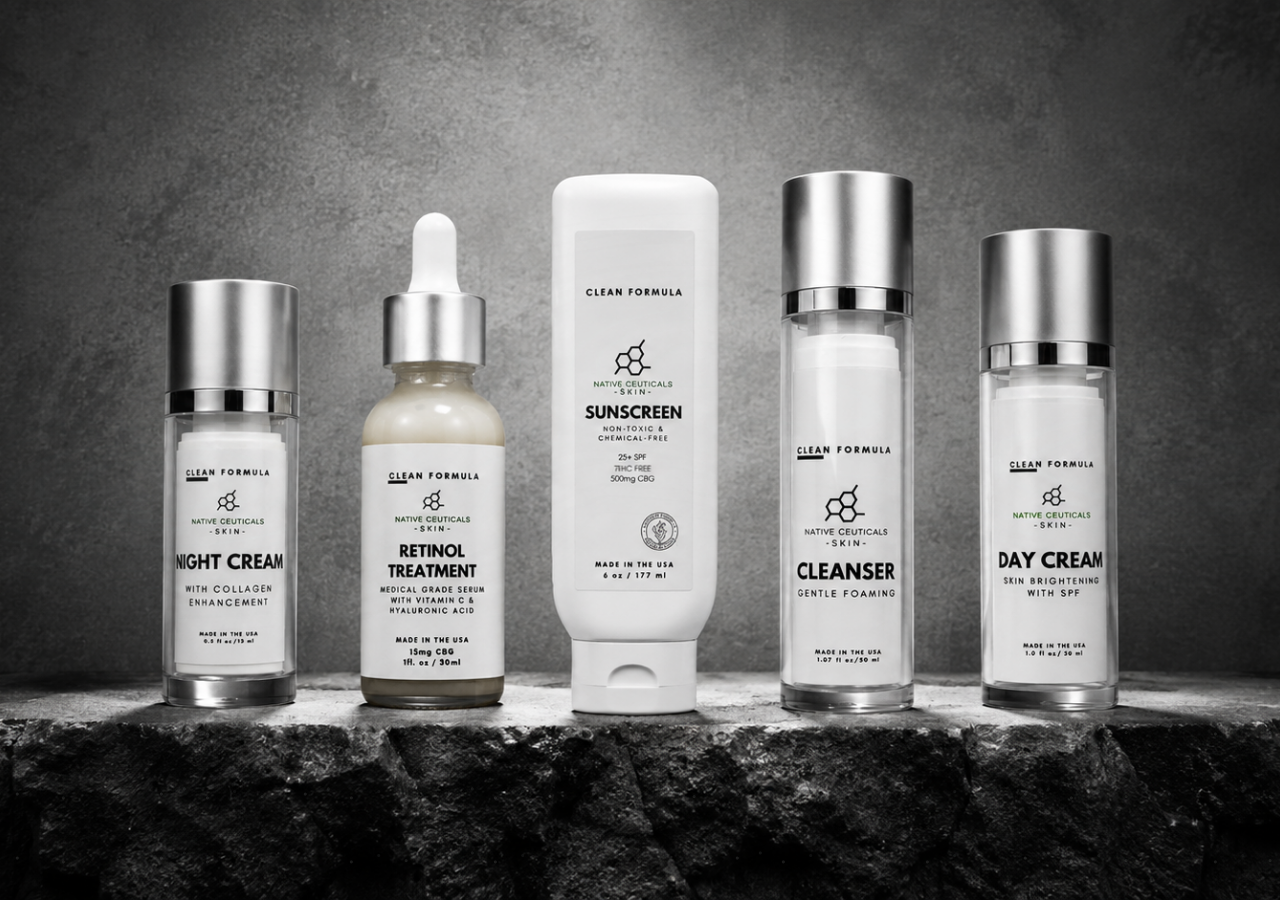
<file: index.html>
<!doctype html>
<html lang="en">
<head>
  <meta charset="utf-8">
  <meta name="viewport" content="width=device-width, initial-scale=1">
  <title>Native Ceuticals</title>
  <link rel="stylesheet" href="style.css">
</head>
<body>
  <main class="static-page" aria-label="Native Ceuticals product lineup">
    <div class="product-stage" id="product-stage">
      <img
        class="hero-photo"
        src="assets/second-section-thc-free.png"
        alt="Native Ceuticals skincare product lineup photographed on stone"
      >
      <div class="particle-field" aria-hidden="true">
        <span class="particle" style="--x: 8%; --y: 72%; --size: 2px; --dx: 1.6rem; --duration: 11s; --delay: -2s; --opacity: 0.34;"></span>
        <span class="particle" style="--x: 15%; --y: 56%; --size: 1px; --dx: -1rem; --duration: 14s; --delay: -7s; --opacity: 0.28;"></span>
        <span class="particle" style="--x: 22%; --y: 81%; --size: 2px; --dx: 1.1rem; --duration: 12s; --delay: -4s; --opacity: 0.3;"></span>
        <span class="particle" style="--x: 30%; --y: 62%; --size: 1px; --dx: -1.4rem; --duration: 16s; --delay: -9s; --opacity: 0.26;"></span>
        <span class="particle" style="--x: 37%; --y: 74%; --size: 2px; --dx: 0.8rem; --duration: 13s; --delay: -6s; --opacity: 0.32;"></span>
        <span class="particle" style="--x: 43%; --y: 48%; --size: 1px; --dx: -0.9rem; --duration: 15s; --delay: -3s; --opacity: 0.24;"></span>
        <span class="particle" style="--x: 49%; --y: 84%; --size: 2px; --dx: 1.4rem; --duration: 10s; --delay: -5s; --opacity: 0.32;"></span>
        <span class="particle" style="--x: 56%; --y: 64%; --size: 1px; --dx: -1.2rem; --duration: 17s; --delay: -11s; --opacity: 0.24;"></span>
        <span class="particle" style="--x: 62%; --y: 78%; --size: 2px; --dx: 0.9rem; --duration: 12s; --delay: -1s; --opacity: 0.3;"></span>
        <span class="particle" style="--x: 68%; --y: 53%; --size: 1px; --dx: -1.5rem; --duration: 18s; --delay: -8s; --opacity: 0.24;"></span>
        <span class="particle" style="--x: 75%; --y: 83%; --size: 2px; --dx: 1.2rem; --duration: 13s; --delay: -10s; --opacity: 0.3;"></span>
        <span class="particle" style="--x: 84%; --y: 66%; --size: 1px; --dx: -0.8rem; --duration: 15s; --delay: -12s; --opacity: 0.26;"></span>
        <span class="particle" style="--x: 91%; --y: 76%; --size: 2px; --dx: 1rem; --duration: 14s; --delay: -6s; --opacity: 0.28;"></span>
        <span class="particle" style="--x: 18%; --y: 88%; --size: 3px; --dx: -1.8rem; --duration: 9s; --delay: -3s; --opacity: 0.48; --blur: 0.2px;"></span>
        <span class="particle" style="--x: 52%; --y: 90%; --size: 3px; --dx: 1.7rem; --duration: 8s; --delay: -5s; --opacity: 0.5; --blur: 0.2px;"></span>
        <span class="particle" style="--x: 73%; --y: 58%; --size: 3px; --dx: -1.3rem; --duration: 10s; --delay: -7s; --opacity: 0.42; --blur: 0.3px;"></span>
        <span class="particle" style="--x: 11%; --y: 42%; --size: 4px; --dx: 2.2rem; --duration: 12s; --delay: -8s; --opacity: 0.52; --blur: 0.15px;"></span>
        <span class="particle" style="--x: 34%; --y: 35%; --size: 3px; --dx: -2rem; --duration: 11s; --delay: -4s; --opacity: 0.46; --blur: 0.15px;"></span>
        <span class="particle" style="--x: 58%; --y: 31%; --size: 4px; --dx: 1.9rem; --duration: 13s; --delay: -10s; --opacity: 0.5; --blur: 0.12px;"></span>
        <span class="particle" style="--x: 81%; --y: 44%; --size: 3px; --dx: -2.1rem; --duration: 12s; --delay: -2s; --opacity: 0.48; --blur: 0.16px;"></span>
      </div>

      <article class="product night">
        <button class="product-trigger" type="button" aria-label="Night Cream product information">
          <span class="product-hit" aria-hidden="true"></span>
          <img class="product-lift" src="assets/subjects/night.png" alt="">
        </button>
        <aside class="product-card">
          <strong>Night Cream</strong>
          <span>A collagen-enhancing night moisturizer made to support skin renewal while you sleep.</span>
        </aside>
      </article>

      <article class="product retinol">
        <button class="product-trigger" type="button" aria-label="Retinol Treatment product information">
          <span class="product-hit" aria-hidden="true"></span>
          <img class="product-lift" src="assets/subjects/serum%20retinol.png" alt="">
        </button>
        <aside class="product-card">
          <strong>Retinol Treatment</strong>
          <span>A serum with retinol, peptides, and hyaluronic acid for smoother, refreshed-looking skin.</span>
        </aside>
      </article>

      <article class="product sunscreen">
        <button class="product-trigger" type="button" aria-label="Sunscreen product information">
          <span class="product-hit" aria-hidden="true"></span>
          <img class="product-lift" src="assets/subjects/sunscreen.png" alt="">
        </button>
        <aside class="product-card">
          <strong>Sunscreen</strong>
          <span>A mineral SPF cream that helps protect skin from daily UV exposure with a clean, lightweight finish.</span>
        </aside>
      </article>

      <article class="product cleanser">
        <button class="product-trigger" type="button" aria-label="Cleanser product information">
          <span class="product-hit" aria-hidden="true"></span>
          <img class="product-lift" src="assets/subjects/cleanser.png" alt="">
        </button>
        <aside class="product-card">
          <strong>Cleanser</strong>
          <span>A gentle foaming cleanser that lifts away buildup while keeping the skin barrier comfortable.</span>
        </aside>
      </article>

      <article class="product day">
        <button class="product-trigger" type="button" aria-label="Day Cream product information">
          <span class="product-hit" aria-hidden="true"></span>
          <img class="product-lift" src="assets/subjects/day.png" alt="">
        </button>
        <aside class="product-card">
          <strong>Day Cream</strong>
          <span>A brightening daily moisturizer with SPF to hydrate, protect, and prep skin for the day.</span>
        </aside>
      </article>

      <div class="stage-vignette" aria-hidden="true"></div>
    </div>
  </main>

  <script>
    (function () {
      const stage = document.getElementById("product-stage");
      const products = Array.from(document.querySelectorAll(".product"));

      function resetProductAdjustments(product) {
        product.style.removeProperty("--nudge-y");
        product.style.removeProperty("--hover-scale");
        product.style.removeProperty("--card-top-offset");
      }

      function positionInfoPanel(product) {
        const card = product.querySelector(".product-card");
        const lift = product.querySelector(".product-lift");
        if (!card || !lift) return;

        requestAnimationFrame(() => {
          requestAnimationFrame(() => {
            const stageRect = stage.getBoundingClientRect();
            const productRect = product.getBoundingClientRect();
            const liftRect = lift.getBoundingClientRect();
            const cardHeight = card.offsetHeight;
            const viewportPadding = 16;
            const lidOverlap = Math.min(64, liftRect.height * 0.12);
            const preferredTop = liftRect.top - cardHeight + lidOverlap;
            const isMobileLayout = window.matchMedia("(max-width: 800px)").matches;
            const mobileHintClearance = parseFloat(getComputedStyle(document.documentElement).fontSize) * 4.5;
            const minimumTop = Math.max(
              stageRect.top + viewportPadding,
              viewportPadding,
              isMobileLayout ? stageRect.top + mobileHintClearance : 0
            );
            const maximumTop = Math.max(
              minimumTop,
              Math.min(
                stageRect.bottom - cardHeight - viewportPadding,
                window.innerHeight - cardHeight - viewportPadding
              )
            );
            const vacantSpaceTop = minimumTop + Math.max(
              0,
              (liftRect.top - minimumTop - cardHeight) / 2
            );
            const desiredTop = isMobileLayout
              ? Math.min(preferredTop, vacantSpaceTop)
              : preferredTop;
            const panelTop = Math.min(Math.max(desiredTop, minimumTop), maximumTop);

            product.style.setProperty("--card-top-offset", `${panelTop - productRect.top}px`);
          });
        });
      }

      function keepInViewport(product) {
        const lift = product.querySelector(".product-lift");
        if (!lift) {
          return;
        }

        resetProductAdjustments(product);

        requestAnimationFrame(() => {
          requestAnimationFrame(() => {
            const stageRect = stage.getBoundingClientRect();
            const padding = 16;
            const topBoundary = Math.max(stageRect.top + padding, padding);
            const bottomBoundary = Math.min(
              stageRect.bottom - padding,
              window.innerHeight - padding
            );
            const liftRect = lift.getBoundingClientRect();
            const transform = new DOMMatrixReadOnly(getComputedStyle(lift).transform);
            const currentScale = Math.hypot(transform.a, transform.b) || 1;
            const unscaledHeight = liftRect.height / currentScale;
            const unshiftedBottom = liftRect.bottom - transform.m42;
            const nudgeY = Math.min(0, bottomBoundary - unshiftedBottom);
            const anchoredBottom = unshiftedBottom + nudgeY;
            const availableHeight = Math.max(0, anchoredBottom - topBoundary);
            const baseScale = 1.06;
            const scaleFix = Math.min(baseScale, availableHeight / unscaledHeight);

            product.style.setProperty("--nudge-y", nudgeY + "px");

            if (scaleFix < baseScale) {
              product.style.setProperty("--hover-scale", scaleFix.toFixed(3));
            }
          });
        });
      }

      products.forEach((product) => {
        const trigger = product.querySelector(".product-trigger");

        const activate = () => {
          products.forEach((item) => {
            item.classList.remove("is-active");
            resetProductAdjustments(item);
          });
          product.classList.add("is-active");
          keepInViewport(product);
          positionInfoPanel(product);
        };

        const deactivate = () => {
          product.classList.remove("is-active");
          resetProductAdjustments(product);
        };

        trigger.addEventListener("mouseenter", activate);
        trigger.addEventListener("focus", activate);
        trigger.addEventListener("click", activate);
        trigger.addEventListener("mouseleave", deactivate);
        trigger.addEventListener("blur", deactivate);
      });
    })();
  </script>
</body>
</html>
</file>
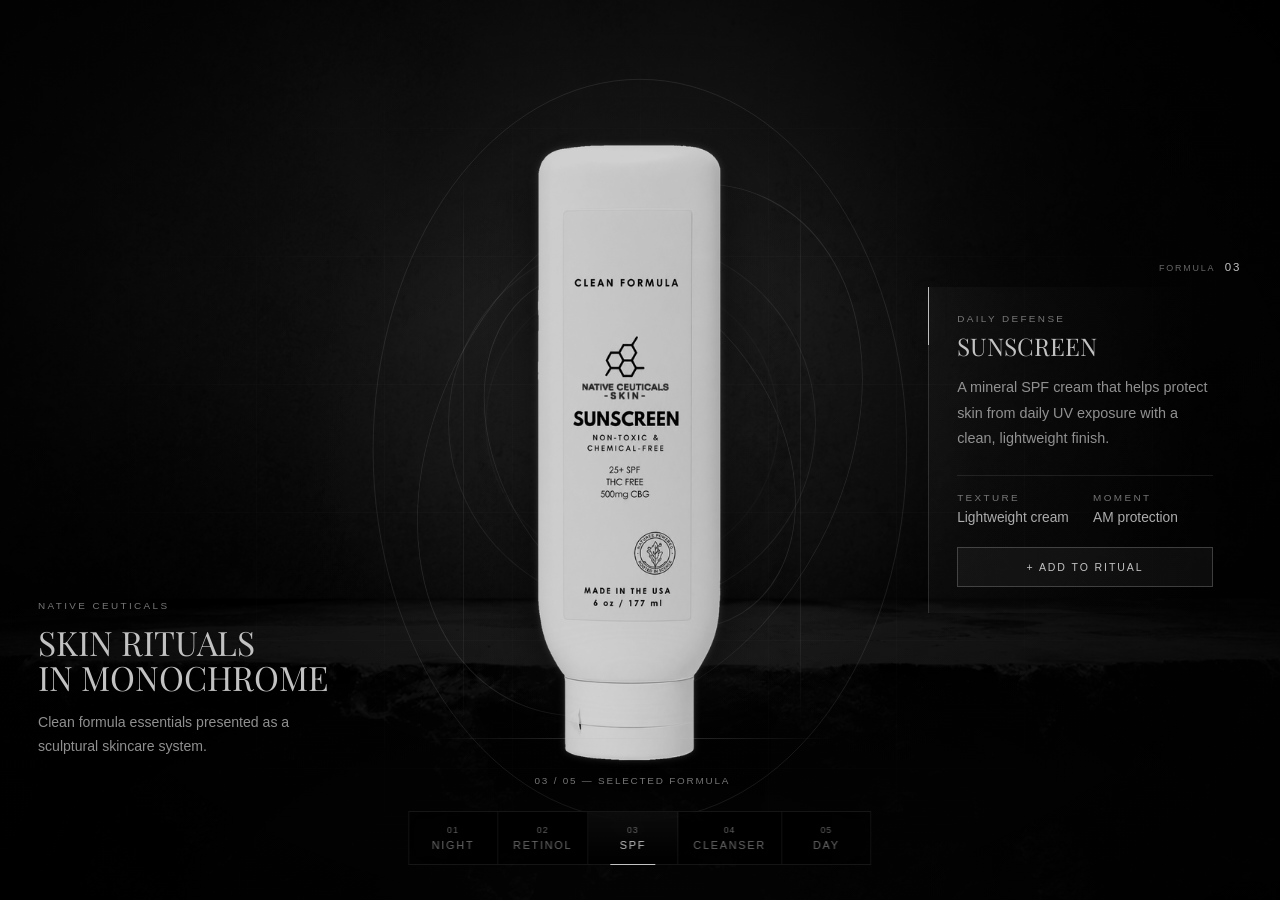
<file: version-2.html>
<!doctype html>
<html lang="en">
<head>
  <meta charset="utf-8">
  <meta name="viewport" content="width=device-width, initial-scale=1">
  <title>Native Ceuticals V2</title>
  <link rel="preconnect" href="https://fonts.googleapis.com">
  <link rel="preconnect" href="https://fonts.gstatic.com" crossorigin>
  <link href="https://fonts.googleapis.com/css2?family=Playfair+Display:wght@400;700&display=swap" rel="stylesheet">
  <link rel="stylesheet" href="version-2.css?v=6">
</head>
<body>
  <main class="v2-shell" data-active="sunscreen">
    <section class="v2-stage" aria-label="Native Ceuticals monochrome ritual showcase">
      <div class="v2-backdrop" aria-hidden="true"></div>
      <div class="v2-grid" aria-hidden="true"></div>

      <header class="v2-brand">
        <span>Native Ceuticals</span>
        <h1>Skin Rituals<br>In Monochrome</h1>
        <p>Clean formula essentials presented as a sculptural skincare system.</p>
      </header>

      <div class="v2-orbit" aria-hidden="true">
        <span></span>
        <span></span>
        <span></span>
      </div>

      <div class="v2-sparks" aria-hidden="true"></div>

      <figure class="v2-product-display">
        <span class="v2-glow" aria-hidden="true"></span>
        <span class="v2-product-aura" aria-hidden="true"></span>
        <div class="v2-product-shot">
          <img id="v2-product-image" src="assets/subjects/sunscreen.png" alt="Sunscreen">
        </div>
        <figcaption><span id="v2-step">03</span> / 05 &mdash; Selected formula</figcaption>
      </figure>

      <aside class="v2-copy" aria-live="polite">
        <span class="v2-copy-index" aria-hidden="true">Formula <b id="v2-copy-step">03</b></span>
        <span id="v2-kicker">Daily Defense</span>
        <h2 id="v2-title">Sunscreen</h2>
        <p id="v2-description">A mineral SPF cream that helps protect skin from daily UV exposure with a clean, lightweight finish.</p>
        <dl>
          <div>
            <dt>Texture</dt>
            <dd id="v2-texture">Lightweight cream</dd>
          </div>
          <div>
            <dt>Moment</dt>
            <dd id="v2-moment">AM protection</dd>
          </div>
        </dl>
        <button class="v2-action" id="v2-routine-action" type="button">+ Add to ritual</button>
      </aside>

      <nav class="v2-rail" aria-label="Choose product">
        <button type="button" data-step="01" data-key="night" data-title="Night Cream" data-kicker="PM Repair" data-image="assets/subjects/night2.png" data-description="A collagen-enhancing night moisturizer made to support skin renewal while you sleep." data-texture="Rich moisturizer" data-moment="Night ritual"><small>01</small>Night</button>
        <button type="button" data-step="02" data-key="retinol" data-title="Retinol Treatment" data-kicker="Refining Serum" data-image="assets/subjects/serum%20retinol.png" data-description="A serum with retinol, peptides, and hyaluronic acid for smoother, refreshed-looking skin." data-texture="Silky serum" data-moment="Evening treatment"><small>02</small>Retinol</button>
        <button class="is-active" type="button" data-step="03" data-key="sunscreen" data-title="Sunscreen" data-kicker="Daily Defense" data-image="assets/subjects/sunscreen.png" data-description="A mineral SPF cream that helps protect skin from daily UV exposure with a clean, lightweight finish." data-texture="Lightweight cream" data-moment="AM protection"><small>03</small>SPF</button>
        <button type="button" data-step="04" data-key="cleanser" data-title="Cleanser" data-kicker="Clean Start" data-image="assets/subjects/cleanser.png" data-description="A gentle foaming cleanser that lifts away buildup while keeping the skin barrier comfortable." data-texture="Soft foam" data-moment="AM / PM cleanse"><small>04</small>Cleanser</button>
        <button type="button" data-step="05" data-key="day" data-title="Day Cream" data-kicker="Brightening Care" data-image="assets/subjects/day.png" data-description="A brightening daily moisturizer with SPF to hydrate, protect, and prep skin for the day." data-texture="Daily moisturizer" data-moment="Morning prep"><small>05</small>Day</button>
      </nav>
    </section>
  </main>

  <script>
    (function () {
      const shell = document.querySelector(".v2-shell");
      const buttons = Array.from(document.querySelectorAll(".v2-rail button"));
      const image = document.getElementById("v2-product-image");
      const kicker = document.getElementById("v2-kicker");
      const title = document.getElementById("v2-title");
      const description = document.getElementById("v2-description");
      const texture = document.getElementById("v2-texture");
      const moment = document.getElementById("v2-moment");
      const step = document.getElementById("v2-step");
      const copyStep = document.getElementById("v2-copy-step");
      const routineAction = document.getElementById("v2-routine-action");
      const routine = new Set();
      let selectedButton = buttons.find((button) => button.classList.contains("is-active"));
      let imageSwap = 0;

      buttons.forEach((button) => {
        const preload = new Image();
        preload.src = button.dataset.image;
      });

      function updateAction(key) {
        const added = routine.has(key);
        routineAction.classList.toggle("is-added", added);
        routineAction.setAttribute("aria-pressed", added ? "true" : "false");
        routineAction.textContent = added ? "Added to ritual \u2713" : "+ Add to ritual";
      }

      function showProduct(button, commitSelection) {
        if (commitSelection) selectedButton = button;

        buttons.forEach((item) => {
          const active = item === selectedButton;
          item.classList.toggle("is-active", active);
          item.setAttribute("aria-pressed", active ? "true" : "false");
        });

        shell.dataset.active = button.dataset.key;
        const swapId = ++imageSwap;
        image.classList.add("is-changing");
        window.setTimeout(() => {
          if (swapId !== imageSwap) return;
          image.src = button.dataset.image;
          image.alt = button.dataset.title;
          requestAnimationFrame(() => image.classList.remove("is-changing"));
        }, 130);
        kicker.textContent = button.dataset.kicker;
        title.textContent = button.dataset.title;
        description.textContent = button.dataset.description;
        texture.textContent = button.dataset.texture;
        moment.textContent = button.dataset.moment;
        step.textContent = button.dataset.step;
        copyStep.textContent = button.dataset.step;
        updateAction(button.dataset.key);
      }

      buttons.forEach((button) => {
        button.setAttribute("aria-pressed", button.classList.contains("is-active") ? "true" : "false");
        button.addEventListener("click", () => showProduct(button, true));
        button.addEventListener("mouseenter", () => showProduct(button, false));
        button.addEventListener("focus", () => showProduct(button, false));
      });

      document.querySelector(".v2-rail").addEventListener("mouseleave", () => showProduct(selectedButton, false));
      document.querySelector(".v2-rail").addEventListener("focusout", (event) => {
        if (!event.currentTarget.contains(event.relatedTarget)) showProduct(selectedButton, false);
      });

      routineAction.addEventListener("click", () => {
        const key = shell.dataset.active;
        routine.has(key) ? routine.delete(key) : routine.add(key);
        updateAction(key);
      });

      const sparks = document.querySelector(".v2-sparks");
      if (sparks) {
        for (let i = 0; i < 46; i += 1) {
          const spark = document.createElement("span");
          spark.className = "v2-spark";
          spark.style.setProperty("--x", `${15 + Math.random() * 70}%`);
          spark.style.setProperty("--y", `${8 + Math.random() * 78}%`);
          spark.style.setProperty("--size", `${1.4 + Math.random() * 3.4}px`);
          spark.style.setProperty("--delay", `${Math.random() * 7}s`);
          spark.style.setProperty("--duration", `${3.2 + Math.random() * 6}s`);
          spark.style.setProperty("--drift", `${-1.8 + Math.random() * 3.6}rem`);
          sparks.append(spark);
        }
      }
    })();
  </script>
</body>
</html>
</file>
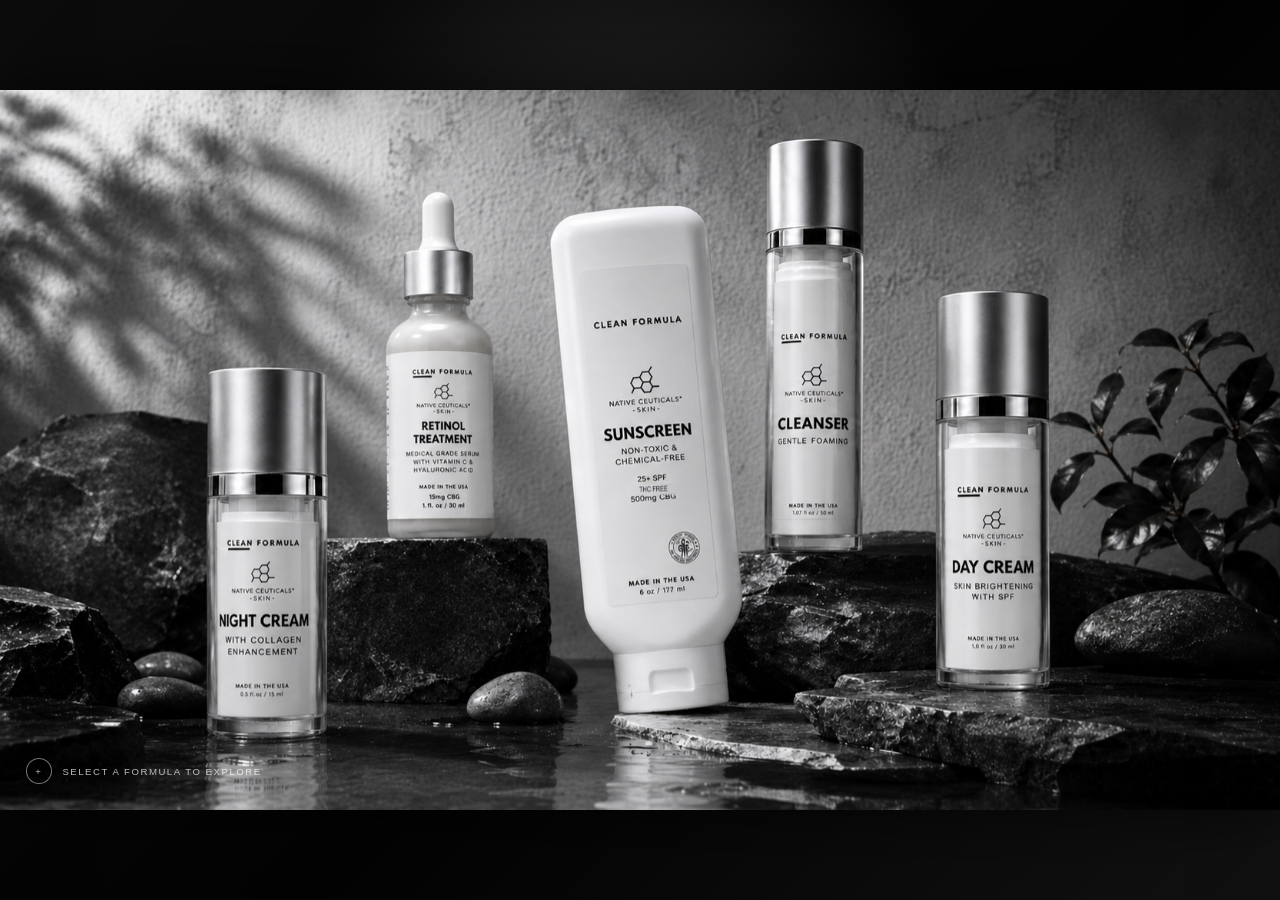
<file: version-3.html>
﻿<!doctype html>
<html lang="en">
<head>
  <meta charset="utf-8">
  <meta name="viewport" content="width=device-width, initial-scale=1">
  <title>Native Ceuticals V3</title>
  <link rel="stylesheet" href="version-3.css">
</head>
<body>
  <main class="version-three" aria-label="Native Ceuticals version 3 concept">
    <section class="concept-stage" aria-label="Interactive Native Ceuticals product scene">
      <img
        class="concept-image"
        src="assets/version-3-composite.png"
        alt="Native Ceuticals skincare products displayed on wet stone in a monochrome botanical scene"
      >

      <div class="particle-field" aria-hidden="true">
        <span></span>
        <span></span>
        <span></span>
        <span></span>
        <span></span>
        <span></span>
        <span></span>
        <span></span>
      </div>

      <p class="interaction-hint"><span aria-hidden="true">+</span> Select a formula to explore</p>

      <button
        class="product-hotspot night"
        type="button"
        data-name="Night Cream"
        data-role="White cell enhancement"
        data-copy="A nightly finishing cream designed to support a smoother-looking, rested complexion while skin is in recovery mode."
        data-card-x="31"
        data-card-y="44"
        aria-label="Show Night Cream information"
      >
        <img class="product-image" src="assets/subjects/night.png" alt="">
        <span class="hotspot-marker" aria-hidden="true">01</span>
      </button>

      <button
        class="product-hotspot retinol"
        type="button"
        data-name="Retinol Treatment"
        data-role="Medical-grade serum"
        data-copy="A focused treatment step for texture, clarity, and visible renewal in a clean, clinical routine."
        data-card-x="48"
        data-card-y="30"
        aria-label="Show Retinol Treatment information"
      >
        <img class="product-image" src="assets/subjects/serum retinol.png" alt="">
        <span class="hotspot-marker" aria-hidden="true">02</span>
      </button>

      <button
        class="product-hotspot sunscreen"
        type="button"
        data-name="Sunscreen"
        data-role="Non-toxic chemical-free SPF"
        data-copy="Daily mineral protection that anchors the daytime routine without breaking the monochrome skincare system."
        data-card-x="70"
        data-card-y="43"
        aria-label="Show Sunscreen information"
      >
        <img class="product-image" src="assets/subjects/sunscreen.png" alt="">
        <span class="hotspot-marker" aria-hidden="true">03</span>
      </button>

      <button
        class="product-hotspot cleanser"
        type="button"
        data-name="Cleanser"
        data-role="Gentle foaming wash"
        data-copy="A clean first step that lifts away buildup and prepares skin for treatment, hydration, and protection."
        data-card-x="45"
        data-card-y="17"
        aria-label="Show Cleanser information"
      >
        <img class="product-image" src="assets/subjects/cleanser.png" alt="">
        <span class="hotspot-marker" aria-hidden="true">04</span>
      </button>

      <button
        class="product-hotspot day"
        type="button"
        data-name="Day Cream"
        data-role="Skin brightening with SPF"
        data-copy="A polished daytime moisturizer made to brighten the look of skin while keeping the routine simple."
        data-card-x="55"
        data-card-y="57"
        aria-label="Show Day Cream information"
      >
        <img class="product-image" src="assets/subjects/day.png" alt="">
        <span class="hotspot-marker" aria-hidden="true">05</span>
      </button>

      <aside class="product-card" aria-live="polite" aria-hidden="true">
        <button class="card-close" type="button" aria-label="Close product information">×</button>
        <span class="card-kicker">Product focus</span>
        <h1>Hover a product</h1>
        <strong>Explore the five-step system</strong>
        <p>Move across the bottles to see each product role in the routine.</p>
        <div class="card-controls">
          <button class="card-previous" type="button" aria-label="Previous product">←</button>
          <span><b>01</b> / 05</span>
          <button class="card-next" type="button" aria-label="Next product">→</button>
        </div>
      </aside>
    </section>
  </main>

  <script>
    const stage = document.querySelector(".concept-stage");
    const card = document.querySelector(".product-card");
    const hotspots = document.querySelectorAll(".product-hotspot");
    const cardTitle = card.querySelector("h1");
    const cardRole = card.querySelector("strong");
    const cardCopy = card.querySelector("p");
    const cardStep = card.querySelector(".card-controls b");
    let activeIndex = -1;
    let isPinned = false;
    let suppressHover = false;

    function showProduct(button) {
      activeIndex = [...hotspots].indexOf(button);
      hotspots.forEach((hotspot) => {
        hotspot.classList.toggle("is-active", hotspot === button);
        hotspot.setAttribute("aria-pressed", hotspot === button ? "true" : "false");
      });

      cardTitle.textContent = button.dataset.name;
      cardRole.textContent = button.dataset.role;
      cardCopy.textContent = button.dataset.copy;
      cardStep.textContent = String(activeIndex + 1).padStart(2, "0");
      card.style.setProperty("--card-x", `${button.dataset.cardX}%`);
      card.style.setProperty("--card-y", `${button.dataset.cardY}%`);
      card.classList.add("is-visible");
      card.setAttribute("aria-hidden", "false");
    }

    function hideProduct() {
      activeIndex = -1;
      hotspots.forEach((hotspot) => {
        hotspot.classList.remove("is-active");
        hotspot.setAttribute("aria-pressed", "false");
      });

      card.classList.remove("is-visible");
      card.setAttribute("aria-hidden", "true");
    }

    hotspots.forEach((hotspot) => {
      hotspot.setAttribute("aria-pressed", "false");
      hotspot.addEventListener("mouseenter", () => {
        if (!isPinned && !suppressHover) showProduct(hotspot);
      });
      hotspot.addEventListener("focus", () => showProduct(hotspot));
      hotspot.addEventListener("click", () => {
        isPinned = true;
        showProduct(hotspot);
      });
    });

    function moveProduct(direction) {
      const nextIndex = activeIndex < 0
        ? 0
        : (activeIndex + direction + hotspots.length) % hotspots.length;
      isPinned = true;
      showProduct(hotspots[nextIndex]);
      hotspots[nextIndex].focus({ preventScroll: true });
    }

    function closeCard() {
      isPinned = false;
      suppressHover = true;
      hideProduct();
    }

    card.querySelector(".card-previous").addEventListener("click", () => moveProduct(-1));
    card.querySelector(".card-next").addEventListener("click", () => moveProduct(1));
    card.querySelector(".card-close").addEventListener("click", (event) => {
      event.stopPropagation();
      closeCard();
      event.currentTarget.blur();
    });
    stage.addEventListener("mouseleave", () => {
      if (!isPinned) hideProduct();
    });
    stage.addEventListener("pointermove", (event) => {
      if (!event.target.closest(".product-hotspot, .product-card")) {
        suppressHover = false;
      }
      const bounds = stage.getBoundingClientRect();
      const x = ((event.clientX - bounds.left) / bounds.width) * 100;
      const y = ((event.clientY - bounds.top) / bounds.height) * 100;
      stage.style.setProperty("--pointer-x", `${x}%`);
      stage.style.setProperty("--pointer-y", `${y}%`);
      stage.style.setProperty("--image-x", `${(x - 50) * -0.018}px`);
      stage.style.setProperty("--image-y", `${(y - 50) * -0.018}px`);
    });
    document.addEventListener("keydown", (event) => {
      if (event.key === "Escape") closeCard();
      if (card.classList.contains("is-visible") && event.key === "ArrowRight") moveProduct(1);
      if (card.classList.contains("is-visible") && event.key === "ArrowLeft") moveProduct(-1);
    });
  </script>
</body>
</html>
</file>
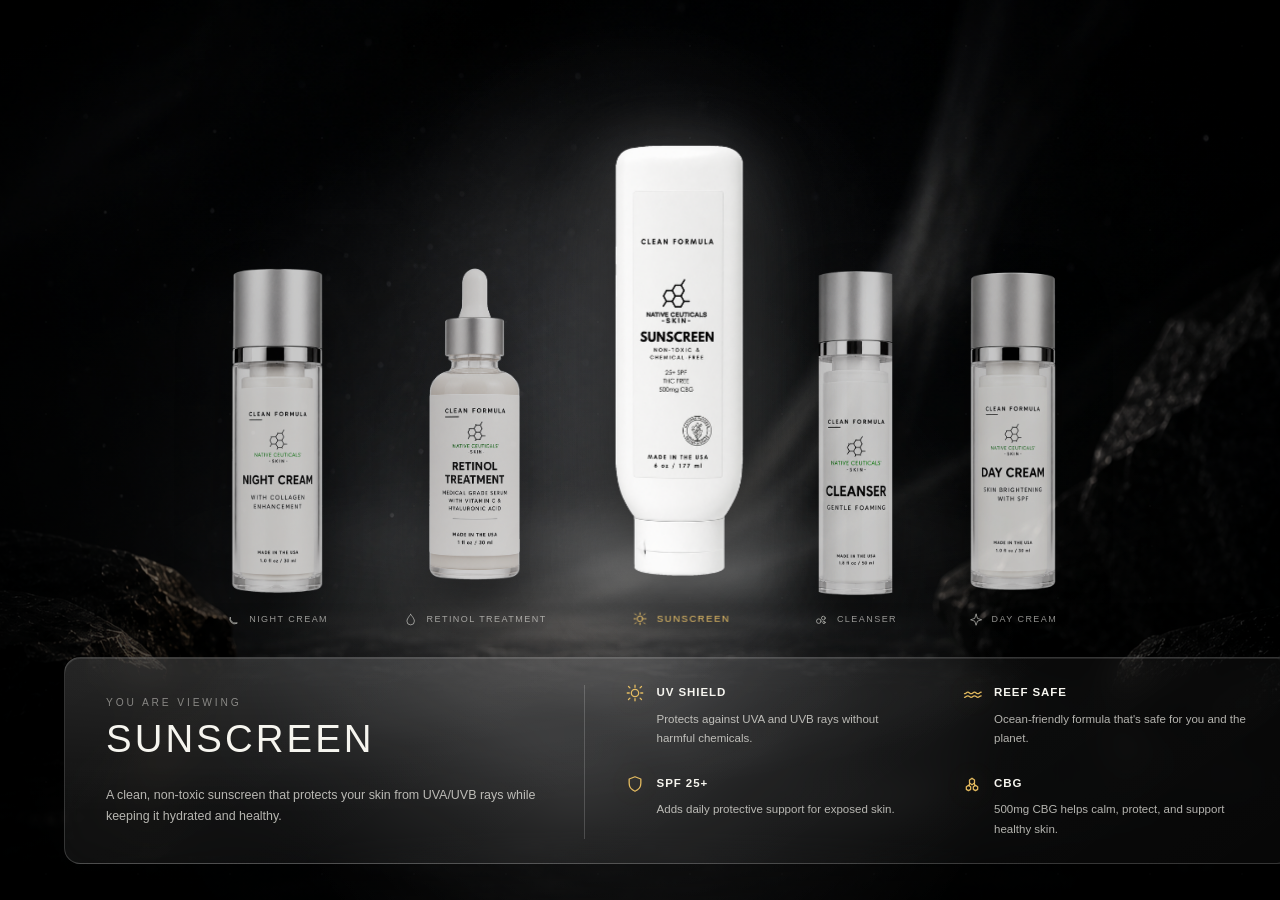
<file: version-4.html>
<!doctype html>
<html lang="en">
<head>
  <meta charset="utf-8">
  <meta name="viewport" content="width=device-width, initial-scale=1">
  <title>Native Ceuticals V4</title>
  <link rel="stylesheet" href="version-4.css">
</head>
<body>
  <svg class="svg-sprite" aria-hidden="true">
    <symbol id="icon-moon" viewBox="0 0 24 24">
      <path d="M17.8 18.2A8.1 8.1 0 0 1 7.1 7.5a8.2 8.2 0 0 0 9.7 9.7 8.4 8.4 0 0 0 1-.3Z"/>
    </symbol>
    <symbol id="icon-drop" viewBox="0 0 24 24">
      <path d="M12 3.2s6.2 6.5 6.2 11.1A6.2 6.2 0 0 1 5.8 14.3C5.8 9.7 12 3.2 12 3.2Z"/>
    </symbol>
    <symbol id="icon-sun" viewBox="0 0 24 24">
      <circle cx="12" cy="12" r="4.4"/>
      <path d="M12 2.7v2.4M12 18.9v2.4M4.2 4.2l1.7 1.7M18.1 18.1l1.7 1.7M2.7 12h2.4M18.9 12h2.4M4.2 19.8l1.7-1.7M18.1 5.9l1.7-1.7"/>
    </symbol>
    <symbol id="icon-bubbles" viewBox="0 0 24 24">
      <circle cx="8.2" cy="14.3" r="3.8"/>
      <circle cx="15.8" cy="9.2" r="3.1"/>
      <circle cx="16.8" cy="16.4" r="2"/>
    </symbol>
    <symbol id="icon-spark" viewBox="0 0 24 24">
      <path d="M12 2.8 14.3 9.7 21.2 12 14.3 14.3 12 21.2 9.7 14.3 2.8 12 9.7 9.7 12 2.8Z"/>
    </symbol>
    <symbol id="icon-molecule" viewBox="0 0 24 24">
      <path d="M9 7.2 12 5l3 2.2v3.6L12 13l-3-2.2V7.2ZM5.2 15.3l2.6-1.6 2.6 1.6v3.1L7.8 20l-2.6-1.6v-3.1ZM13.6 15.3l2.6-1.6 2.6 1.6v3.1L16.2 20l-2.6-1.6v-3.1Z"/>
      <path d="M9.4 11.1 8.4 14M14.6 11.1l1 2.9"/>
    </symbol>
    <symbol id="icon-layers" viewBox="0 0 24 24">
      <path d="M4.2 7.6 12 3.7l7.8 3.9-7.8 3.9-7.8-3.9Z"/>
      <path d="m4.2 12 7.8 3.9 7.8-3.9M4.2 16.4l7.8 3.9 7.8-3.9"/>
    </symbol>
    <symbol id="icon-shield" viewBox="0 0 24 24">
      <path d="M12 3.3 19 6v5.2c0 4.5-2.7 7.9-7 9.5-4.3-1.6-7-5-7-9.5V6l7-2.7Z"/>
    </symbol>
    <symbol id="icon-wave" viewBox="0 0 24 24">
      <path d="M3 12.8c2 0 2-1.8 4-1.8s2 1.8 4 1.8 2-1.8 4-1.8 2 1.8 4 1.8 2-1.8 4-1.8M3 17.2c2 0 2-1.8 4-1.8s2 1.8 4 1.8 2-1.8 4-1.8 2 1.8 4 1.8 2-1.8 4-1.8"/>
    </symbol>
    <symbol id="icon-dna" viewBox="0 0 24 24">
      <path d="M7.2 3.5c6.8 2.5 9.6 7.5 9.6 17M16.8 3.5c-6.8 2.5-9.6 7.5-9.6 17M8.4 7h7.2M7.4 12h9.2M8.4 17h7.2"/>
    </symbol>
    <symbol id="icon-leaf" viewBox="0 0 24 24">
      <path d="M20.5 4.2C11 4.5 5.5 9.4 5.5 16.2c0 2.4 1.8 4.1 4.2 4.1 6.6 0 10.5-6.9 10.8-16.1Z"/>
      <path d="M5.5 20.3c2.3-5.1 5.7-8.2 10.3-9.6"/>
    </symbol>
  </svg>

  <main class="version-four" aria-label="Native Ceuticals product hover concept">
    <section class="hero" aria-label="Clean Formula product routine">
      <header class="brand">
        <small>Native Ceuticals</small>
        <h1>Clean Formula</h1>
        <p>Clinically inspired. Naturally effective.</p>
      </header>

      <div class="products" aria-label="Product routine">
        <button class="product" type="button" data-product="night" aria-label="View Night Cream">
          <img src="assets/subjects/night.png" alt="">
          <span class="product-label">
            <svg class="product-icon" aria-hidden="true"><use href="#icon-moon"></use></svg>
            Night Cream
          </span>
        </button>

        <button class="product" type="button" data-product="retinol" aria-label="View Retinol Treatment">
          <img src="assets/subjects/serum%20retinol.png" alt="">
          <span class="product-label">
            <svg class="product-icon" aria-hidden="true"><use href="#icon-drop"></use></svg>
            Retinol Treatment
          </span>
        </button>

        <button class="product sunscreen active" type="button" data-product="sunscreen" aria-label="View Sunscreen">
          <span class="glow" aria-hidden="true"></span>
          <img src="assets/subjects/sunscreen.png" alt="">
          <span class="product-label">
            <svg class="product-icon" aria-hidden="true"><use href="#icon-sun"></use></svg>
            Sunscreen
          </span>
        </button>

        <button class="product" type="button" data-product="cleanser" aria-label="View Cleanser">
          <img src="assets/subjects/cleanser.png" alt="">
          <span class="product-label">
            <svg class="product-icon" aria-hidden="true"><use href="#icon-bubbles"></use></svg>
            Cleanser
          </span>
        </button>

        <button class="product" type="button" data-product="day" aria-label="View Day Cream">
          <img src="assets/subjects/day.png" alt="">
          <span class="product-label">
            <svg class="product-icon" aria-hidden="true"><use href="#icon-spark"></use></svg>
            Day Cream
          </span>
        </button>
      </div>

      <aside class="info-panel" aria-live="polite">
        <div class="summary">
          <span class="eyebrow">You are viewing</span>
          <h2 id="title">Sunscreen</h2>
          <p id="desc">A clean, non-toxic sunscreen that protects your skin from UVA/UVB rays while keeping it hydrated and healthy.</p>
        </div>

        <div class="benefits" id="benefits"></div>
      </aside>

    </section>
  </main>

  <script>
    const productData = {
      night: {
        title: "Night Cream",
        desc: "A rich, collagen-enhancing night cream designed to deeply hydrate, repair, and support skin renewal while you sleep.",
        benefits: [
          ["moon", "Overnight Repair", "Designed for your evening skincare routine."],
          ["drop", "Hydration", "Locks in moisture for smoother, supple skin."],
          ["dna", "Collagen", "Helps improve skin firmness and elasticity."],
          ["spark", "Renewal", "Supports natural overnight repair and cell turnover."]
        ]
      },
      retinol: {
        title: "Retinol Treatment",
        desc: "A targeted retinol treatment formulated to support smoother-looking skin, improved texture, and visible renewal.",
        benefits: [
          ["molecule", "Retinol Treatment", "Supports smoother and more refined-looking skin."],
          ["spark", "Vitamin C", "Helps brighten the look of dull skin."],
          ["drop", "Hyaluronic Acid", "Adds hydration and plumpness."],
          ["layers", "Even Texture", "Helps improve the appearance of uneven skin."]
        ]
      },
      sunscreen: {
        title: "Sunscreen",
        desc: "A clean, non-toxic sunscreen that protects your skin from UVA/UVB rays while keeping it hydrated and healthy.",
        benefits: [
          ["sun", "UV Shield", "Protects against UVA and UVB rays without harmful chemicals."],
          ["wave", "Reef Safe", "Ocean-friendly formula that's safe for you and the planet."],
          ["shield", "SPF 25+", "Adds daily protective support for exposed skin."],
          ["molecule", "CBG", "500mg CBG helps calm, protect, and support healthy skin."]
        ]
      },
      cleanser: {
        title: "Cleanser",
        desc: "A gentle foaming cleanser designed to remove daily buildup while keeping the skin feeling fresh and balanced.",
        benefits: [
          ["bubbles", "Gentle Foam", "Cleanses without harshness."],
          ["shield", "Skin Barrier", "Leaves skin clean and comfortable."],
          ["drop", "Hydration", "Keeps skin feeling fresh and balanced."],
          ["leaf", "Clean Formula", "Designed for a simple skincare routine."]
        ]
      },
      day: {
        title: "Day Cream",
        desc: "A skin-brightening day cream with SPF designed to hydrate, protect, and support a fresh daytime complexion.",
        benefits: [
          ["sun", "Daily Protection", "Adds daytime protective support."],
          ["spark", "Brightening", "Helps promote a fresher-looking complexion."],
          ["drop", "Moisture", "Keeps skin soft throughout the day."],
          ["shield", "SPF", "Comfortable protective care for everyday wear."]
        ]
      }
    };

    const products = document.querySelectorAll(".product");
    const title = document.getElementById("title");
    const desc = document.getElementById("desc");
    const benefits = document.getElementById("benefits");

    function setProduct(key) {
      const data = productData[key];

      title.textContent = data.title;
      desc.textContent = data.desc;

      benefits.replaceChildren(...data.benefits.map(([icon, heading, copy]) => {
        const item = document.createElement("article");
        item.className = "benefit";

        const itemIcon = document.createElementNS("http://www.w3.org/2000/svg", "svg");
        itemIcon.classList.add("benefit-icon");
        itemIcon.setAttribute("aria-hidden", "true");

        const itemUse = document.createElementNS("http://www.w3.org/2000/svg", "use");
        itemUse.setAttribute("href", `#icon-${icon}`);
        itemIcon.append(itemUse);

        const itemTitle = document.createElement("h3");
        itemTitle.textContent = heading;

        const itemCopy = document.createElement("p");
        itemCopy.textContent = copy;

        item.append(itemIcon, itemTitle, itemCopy);
        return item;
      }));

      products.forEach((product) => {
        product.classList.toggle("active", product.dataset.product === key);
        product.setAttribute("aria-pressed", product.dataset.product === key ? "true" : "false");
      });
    }

    products.forEach((product) => {
      product.addEventListener("mouseenter", () => setProduct(product.dataset.product));
      product.addEventListener("focus", () => setProduct(product.dataset.product));
      product.addEventListener("click", () => setProduct(product.dataset.product));
    });

    setProduct("sunscreen");
  </script>
</body>
</html>
</file>
<file: style.css>
* {
  box-sizing: border-box;
}

html,
body {
  margin: 0;
  min-height: 100%;
  width: 100%;
  max-width: 100%;
  background: #050505;
  overflow-x: hidden;
}

body {
  min-height: 100vh;
  min-height: 100svh;
  font-family: Arial, Helvetica, sans-serif;
}

.static-page {
  width: 100%;
  min-height: 100vh;
  min-height: 100svh;
  display: grid;
  place-items: center;
  background: #050505;
}

.product-stage {
  position: relative;
  width: 100vw;
  height: 100vh;
  height: 100svh;
  min-height: 100vh;
  min-height: 100svh;
  isolation: isolate;
  overflow: hidden;
}

/* Authoritative photographed hero - matches the supplied reference exactly */
.hero-photo {
  display: block;
  width: 100%;
  height: 100%;
  object-fit: cover;
  object-position: center center;
  position: relative;
  z-index: 0;
}

.particle-field {
  position: absolute;
  inset: 0;
  pointer-events: none;
  overflow: hidden;
  z-index: 4;
}

.particle-field::before {
  content: "";
  position: absolute;
  left: 0;
  right: 0;
  bottom: 0;
  height: 24%;
  background:
    radial-gradient(circle at 12% 72%, rgba(220, 224, 224, 0.18) 0 1px, transparent 2px),
    radial-gradient(circle at 28% 64%, rgba(170, 176, 176, 0.16) 0 1px, transparent 2px),
    radial-gradient(circle at 44% 78%, rgba(235, 238, 236, 0.16) 0 1px, transparent 2px),
    radial-gradient(circle at 63% 68%, rgba(160, 166, 168, 0.14) 0 1px, transparent 2px),
    radial-gradient(circle at 82% 76%, rgba(225, 228, 226, 0.15) 0 1px, transparent 2px);
  background-size: 9rem 4rem;
  opacity: 0.68;
  mix-blend-mode: normal;
  animation: pavement-grit 18s linear infinite;
}

.particle-field::after {
  content: "";
  position: absolute;
  inset: 12% -10% 20%;
  background:
    radial-gradient(ellipse at 18% 62%, rgba(210, 216, 216, 0.08), transparent 26%),
    radial-gradient(ellipse at 54% 42%, rgba(230, 234, 232, 0.06), transparent 30%),
    radial-gradient(ellipse at 86% 58%, rgba(190, 196, 198, 0.07), transparent 28%);
  filter: blur(16px);
  opacity: 0.72;
  mix-blend-mode: screen;
  animation: atmospheric-haze 24s ease-in-out infinite alternate;
}

.particle {
  position: absolute;
  left: var(--x);
  top: var(--y);
  width: max(var(--size), 3px);
  height: max(var(--size), 3px);
  border-radius: 50%;
  background:
    radial-gradient(circle, rgba(250, 252, 250, var(--alpha, 0.78)) 0 36%, rgba(112, 118, 120, 0.44) 58%, transparent 74%);
  box-shadow:
    0 0 calc(var(--size) * 4.6) rgba(238, 244, 244, 0.34),
    0 0 2px rgba(0, 0, 0, 0.46);
  filter: blur(var(--blur, 0.2px));
  opacity: 0;
  transform: translate3d(0, 0, 0);
  animation: ash-drift var(--duration) ease-in-out infinite;
  animation-delay: var(--delay);
  mix-blend-mode: normal;
}

@keyframes pavement-grit {
  from {
    background-position: 0 0;
  }

  to {
    background-position: 9rem -4rem;
  }
}

@keyframes atmospheric-haze {
  0% {
    opacity: 0.28;
    transform: translate3d(-2.5%, 1%, 0) scale(1);
  }

  50% {
    opacity: 0.52;
  }

  100% {
    opacity: 0.36;
    transform: translate3d(2.5%, -2%, 0) scale(1.05);
  }
}

@keyframes ash-drift {
  0% {
    opacity: 0;
    transform: translate3d(0, 2.6rem, 0) scale(0.65);
  }

  18% {
    opacity: var(--opacity, 0.45);
    transform: translate3d(calc(var(--dx) * -0.28), 0.8rem, 0) scale(0.8);
  }

  46% {
    opacity: calc(var(--opacity, 0.45) * 0.82);
    transform: translate3d(calc(var(--dx) * 0.32), -2.2rem, 0) scale(0.95);
  }

  72% {
    opacity: var(--opacity, 0.45);
    transform: translate3d(calc(var(--dx) * -0.16), -4.8rem, 0) scale(1.06);
  }

  100% {
    opacity: 0;
    transform: translate3d(var(--dx), -8.8rem, 0) scale(1.16);
  }
}

.stage-vignette {
  position: absolute;
  inset: 0;
  background: rgba(0, 0, 0, 0);
  pointer-events: none;
  transition: background 360ms ease;
  z-index: 3;
}

.product-stage:has(.product.is-active) .stage-vignette {
  background: rgba(0, 0, 0, 0.2);
}

.product {
  position: absolute;
  bottom: var(--bottom);
  left: var(--left);
  width: var(--width);
  transform: translateX(-50%);
  z-index: 2;
}

.product-trigger {
  display: block;
  width: 100%;
  padding: 0;
  border: 0;
  background: transparent;
  cursor: pointer;
  font: inherit;
  outline: 0;
  position: relative;
}

.product-hit {
  position: absolute;
  inset: -4% -6%;
  border-radius: 999px 999px 18px 18px;
}

.product-trigger:focus-visible .product-hit {
  outline: 1px solid rgba(255, 255, 255, 0.45);
  outline-offset: 4px;
}

/* Subject PNG - hidden at rest so the hero photograph reads as one shot */
.product-lift {
  display: block;
  width: 100%;
  height: auto;
  transform-origin: bottom center;
  opacity: 0;
  transform: translateY(0) scale(1);
  transition:
    opacity 240ms ease,
    transform 460ms cubic-bezier(0.22, 1, 0.36, 1),
    filter 460ms ease;
  pointer-events: none;
  will-change: transform, opacity;
}

.product.is-active {
  z-index: 5;
}

.product.is-active .product-lift {
  opacity: 1;
  transform: translateY(var(--nudge-y, 0px)) scale(var(--hover-scale, 1.06));
  filter: drop-shadow(0 22px 28px rgba(0, 0, 0, 0.55));
}

.product-stage:has(.product.is-active) .product:not(.is-active) .product-lift {
  opacity: 0;
}

.product-card {
  position: absolute;
  top: var(--card-top-offset, 0);
  left: 50%;
  right: auto;
  width: clamp(15rem, 15vw, 18rem);
  padding: clamp(1.2rem, 1.4vw, 1.5rem);
  border: 1px solid rgba(230, 235, 236, 0.3);
  border-radius: 14px;
  color: #eef1ef;
  text-align: left;
  background:
    linear-gradient(145deg, rgba(48, 52, 54, 0.9), rgba(8, 9, 10, 0.94)),
    radial-gradient(ellipse at 24% 0%, rgba(255, 255, 255, 0.12), transparent 62%);
  box-shadow:
    0 18px 38px rgba(0, 0, 0, 0.48),
    inset 0 1px 0 rgba(255, 255, 255, 0.13);
  opacity: 0;
  pointer-events: none;
  transform: translate(-50%, -0.65rem) scale(0.94);
  transition: opacity 280ms ease, transform 280ms cubic-bezier(0.22, 1, 0.36, 1);
  backdrop-filter: blur(12px) saturate(0.82);
  z-index: 6;
}

.product-card::before {
  content: "";
  display: block;
  width: 1.75rem;
  height: 1px;
  margin-bottom: 0.5rem;
  background: linear-gradient(90deg, rgba(235, 240, 240, 0.85), transparent);
}

.product.is-active .product-card {
  opacity: 1;
  transform: translate(-50%, 0) scale(1);
}

.product-card strong {
  display: block;
  margin-bottom: 0.65rem;
  font-size: clamp(1rem, 1.08vw, 1.12rem);
  letter-spacing: 0.14em;
  line-height: 1;
  text-transform: uppercase;
  color: rgba(250, 252, 250, 0.96);
  text-shadow: 0 1px 12px rgba(255, 255, 255, 0.12);
}

.product-card span {
  display: block;
  font-size: clamp(0.94rem, 0.98vw, 1.04rem);
  line-height: 1.65;
  letter-spacing: 0.015em;
  color: rgba(238, 241, 241, 0.92);
}

/* Positions calibrated to second-section.png product placement */
.night {
  --bottom: 13.8%;
  --left: 24.6%;
  --width: 11.4%;
}

.retinol {
  --bottom: 11.8%;
  --left: 37.1%;
  --width: 10.4%;
}

.sunscreen {
  --bottom: 11%;
  --left: 50%;
  --width: 13.8%;
}

.product.cleanser {
  --bottom: 13.8%;
  --left: 63.6%;
  --width: 11%;
}

.day {
  --bottom: 13.8%;
  --left: 76.4%;
  --width: 11%;
}

@media (max-width: 900px), (orientation: portrait) {
  .static-page {
    align-content: center;
    overflow: hidden;
  }

  .product-stage {
    width: 100vw;
    height: auto;
    min-height: 0;
    aspect-ratio: 1672 / 941;
  }

  .hero-photo {
    object-fit: cover;
  }

  .product-card {
    width: min(72vw, 16rem);
    padding: clamp(1rem, 2.6vw, 1.2rem);
  }

  .product-card strong {
    font-size: clamp(0.9rem, 2.5vw, 1rem);
  }

  .product-card span {
    font-size: clamp(0.82rem, 2.25vw, 0.94rem);
    line-height: 1.58;
  }
}

@media (max-width: 800px) {
  .static-page {
    display: block;
    min-height: 100svh;
  }

  .product-stage {
    width: 100%;
    height: 100svh;
    height: 100dvh;
    min-height: 34rem;
    display: flex;
    align-items: flex-end;
    gap: 8vw;
    padding:
      max(clamp(7rem, 16svh, 9rem), env(safe-area-inset-top))
      14vw
      max(clamp(3rem, 8svh, 5rem), env(safe-area-inset-bottom));
    overflow-x: auto;
    overflow-y: hidden;
    overscroll-behavior-x: contain;
    scroll-padding-inline: 14vw;
    scroll-snap-type: x mandatory;
    scrollbar-width: none;
    touch-action: pan-x pan-y;
    aspect-ratio: auto;
  }

  .product-stage::-webkit-scrollbar {
    display: none;
  }

  .product-stage::before {
    content: "Swipe to explore  \2022  Tap a product for details";
    position: fixed;
    z-index: 8;
    top: max(1.15rem, calc(env(safe-area-inset-top) + 0.5rem));
    left: 50%;
    width: max-content;
    max-width: calc(100vw - 2rem);
    padding: 0.65rem 0.9rem;
    border: 1px solid rgba(230, 235, 236, 0.22);
    border-radius: 999px;
    color: rgba(245, 247, 247, 0.88);
    background: rgba(8, 9, 10, 0.72);
    box-shadow: 0 0.75rem 2rem rgba(0, 0, 0, 0.28);
    font-size: 0.72rem;
    letter-spacing: 0.08em;
    text-align: center;
    text-transform: uppercase;
    transform: translateX(-50%);
    backdrop-filter: blur(12px);
    pointer-events: none;
  }

  .hero-photo {
    position: fixed;
    inset: 0;
    width: 100%;
    height: 100%;
    object-fit: cover;
    object-position: center;
    filter: grayscale(1) brightness(0.3) blur(2px);
    transform: scale(1.03);
  }

  .stage-vignette {
    position: fixed;
    background: linear-gradient(180deg, rgba(0, 0, 0, 0.42), transparent 34%, rgba(0, 0, 0, 0.5));
  }

  .particle-field {
    position: fixed;
  }

  .product {
    position: relative;
    inset: auto;
    flex: 0 0 72vw;
    width: 72vw;
    height: min(62svh, 34rem);
    transform: none;
    scroll-snap-align: center;
    scroll-snap-stop: always;
  }

  .product-trigger {
    width: 100%;
    height: 100%;
    display: grid;
    place-items: end center;
  }

  .product-hit {
    inset: 0;
  }

  .product-lift {
    width: 100%;
    height: 100%;
    max-width: 66vw;
    max-height: min(62svh, 34rem);
    margin-inline: auto;
    object-fit: contain;
    object-position: center bottom;
    opacity: 0.78;
    transform-origin: bottom center;
  }

  .product-stage:has(.product.is-active) .product:not(.is-active) .product-lift {
    opacity: 0.46;
  }

  .product.is-active .product-lift {
    filter: drop-shadow(0 1.5rem 2rem rgba(0, 0, 0, 0.62));
  }

  .product-card {
    width: min(76vw, 16rem);
    max-height: calc(100dvh - 2rem);
    overflow-y: auto;
    overscroll-behavior: contain;
    transform: translate(-50%, -0.35rem) scale(0.94);
  }

  .product.is-active .product-card {
    transform: translate(-50%, 0) scale(1);
  }
}

@media (min-width: 521px) and (max-width: 800px) {
  .product-stage {
    gap: 6vw;
    padding-inline: 26vw;
    scroll-padding-inline: 26vw;
  }

  .product {
    flex-basis: 48vw;
  }

  .product-lift {
    max-width: 40vw;
  }

  .product-card {
    width: min(44vw, 18rem);
  }
}

@media (max-width: 520px) {
  .product-card {
    width: min(78vw, 14rem);
  }
}

@media (max-width: 340px) {
  .product-stage::before {
    width: calc(100vw - 1rem);
    max-width: none;
    padding-inline: 0.65rem;
    font-size: 0.68rem;
    letter-spacing: 0.055em;
  }

  .product-card {
    width: calc(100vw - 2rem);
  }
}

@media (prefers-reduced-motion: reduce) {
  .product-lift,
  .product-card,
  .stage-vignette,
  .particle-field::before,
  .particle-field::after,
  .particle {
    transition: none;
    animation: none;
  }
}
</file>
<file: version-2.css>
* {
  box-sizing: border-box;
}

:root {
  color-scheme: dark;
  --heading: #c2c2c2;
  --white: #adadad;
  --soft: rgba(174, 174, 174, 0.82);
  --dim: rgba(143, 143, 143, 0.82);
  --line: rgba(150, 150, 150, 0.16);
  --panel: rgba(0, 0, 0, 0.58);
  --heading-font: "Playfair Display", serif;
}

html,
body {
  margin: 0;
  min-height: 100%;
  background: #000;
}

body {
  min-height: 100vh;
  min-height: 100svh;
  font-family: Arial, Helvetica, sans-serif;
  overflow: hidden;
}

button {
  font: inherit;
}

.v2-shell {
  min-height: 100vh;
  min-height: 100svh;
  background: #000;
  color: var(--white);
}

.v2-stage {
  position: relative;
  min-height: 100vh;
  min-height: 100svh;
  overflow: hidden;
  isolation: isolate;
  display: grid;
  grid-template-columns: minmax(15rem, 0.78fr) minmax(21rem, 1.35fr) minmax(18rem, 0.82fr);
  align-items: center;
  gap: clamp(1rem, 3vw, 3rem);
  padding: clamp(1.2rem, 3vw, 3.5rem);
}

.v2-backdrop,
.v2-grid {
  position: absolute;
  inset: 0;
  pointer-events: none;
}

.v2-backdrop {
  z-index: -3;
  background:
    radial-gradient(ellipse 42% 58% at 50% 45%, rgba(255, 255, 255, 0.08), transparent 64%),
    radial-gradient(ellipse 70% 46% at 50% 100%, rgba(255, 255, 255, 0.05), transparent 70%),
    linear-gradient(115deg, rgba(255, 255, 255, 0.04), transparent 28% 70%, rgba(255, 255, 255, 0.025)),
    #000;
}

.v2-backdrop::before {
  content: "";
  position: absolute;
  inset: 0;
  background-image: url("assets/background.png");
  background-size: cover;
  background-position: center;
  opacity: 0.18;
  filter: grayscale(1) contrast(1.25) brightness(0.72);
}

.v2-backdrop::after {
  content: "";
  position: absolute;
  inset: 0;
  background:
    radial-gradient(ellipse at center, transparent 30%, rgba(0, 0, 0, 0.82) 100%),
    linear-gradient(180deg, rgba(0, 0, 0, 0.12), rgba(0, 0, 0, 0.38));
}

.v2-grid {
  z-index: -2;
  opacity: 0.14;
  background:
    linear-gradient(rgba(255, 255, 255, 0.12) 1px, transparent 1px),
    linear-gradient(90deg, rgba(255, 255, 255, 0.1) 1px, transparent 1px);
  background-size: 8rem 8rem;
  mask-image: radial-gradient(ellipse at center, black 0 38%, transparent 72%);
  animation: grid-drift 18s linear infinite;
}

@keyframes grid-drift {
  to {
    background-position: 8rem -8rem;
  }
}

.v2-brand {
  position: relative;
  z-index: 2;
  align-self: end;
  min-width: 0;
  padding-bottom: clamp(2rem, 8vw, 7rem);
  container-type: inline-size;
}

.v2-brand span,
#v2-kicker,
.v2-copy dt {
  display: block;
  text-transform: uppercase;
  letter-spacing: 0.24em;
  color: var(--dim);
  font-size: clamp(0.62rem, 0.74vw, 0.72rem);
}

.v2-brand h1 {
  margin: 0.85rem 0 1rem;
  max-width: 100%;
  color: var(--heading);
  font-family: var(--heading-font);
  font-size: clamp(2.1rem, 11cqw, 5.15rem);
  font-weight: 400;
  line-height: 1.05;
  letter-spacing: 0;
  text-transform: uppercase;
  overflow-wrap: break-word;
}

.v2-brand p {
  max-width: 23rem;
  margin: 0;
  color: var(--soft);
  font-size: clamp(0.88rem, 1.1vw, 1.05rem);
  line-height: 1.7;
}

.v2-orbit {
  position: absolute;
  z-index: 0;
  left: 50%;
  top: 50%;
  width: min(58vw, 48rem);
  aspect-ratio: 1;
  transform: translate(-50%, -50%);
  pointer-events: none;
}

.v2-orbit span {
  position: absolute;
  inset: var(--inset, 0);
  border: 1px solid rgba(255, 255, 255, 0.1);
  border-radius: 50%;
  transform: rotate(var(--rotate, 0deg)) scaleX(0.72);
}

.v2-orbit span:nth-child(2) {
  --inset: 12%;
  --rotate: 28deg;
}

.v2-orbit span:nth-child(3) {
  --inset: 24%;
  --rotate: -32deg;
}

.v2-sparks {
  position: absolute;
  z-index: 4;
  left: 50%;
  top: 46%;
  width: min(48vw, 40rem);
  height: min(80vh, 46rem);
  transform: translate(-50%, -50%);
  pointer-events: none;
  overflow: visible;
}

.v2-spark {
  position: absolute;
  left: var(--x);
  top: var(--y);
  width: var(--size);
  height: var(--size);
  border-radius: 50%;
  background: rgba(226, 226, 226, 0.96);
  box-shadow:
    0 0 calc(var(--size) * 3.6) rgba(230, 230, 230, 0.5),
    0 0 2px rgba(245, 245, 245, 0.72);
  opacity: 0;
  transform: translate3d(0, 0, 0) scale(0.35);
  animation: v2-spark-twinkle var(--duration) ease-in-out infinite;
  animation-delay: var(--delay);
}

.v2-spark::before,
.v2-spark::after {
  content: "";
  position: absolute;
  left: 50%;
  top: 50%;
  background: rgba(150, 150, 150, 0.75);
  transform: translate(-50%, -50%);
}

.v2-spark::before {
  width: calc(var(--size) * 3.2);
  height: 1px;
}

.v2-spark::after {
  width: 1px;
  height: calc(var(--size) * 3.2);
}

@keyframes v2-spark-twinkle {
  0%,
  100% {
    opacity: 0;
    transform: translate3d(0, 0, 0) scale(0.35);
  }

  18% {
    opacity: 0.96;
  }

  52% {
    opacity: 0.48;
    transform: translate3d(var(--drift), -1.6rem, 0) scale(1.12);
  }

  78% {
    opacity: 0.86;
  }
}

.v2-product-display {
  position: relative;
  z-index: 2;
  display: grid;
  justify-items: center;
  align-items: end;
  min-width: 0;
  min-height: min(76vh, 42rem);
  margin: 0;
}

.v2-product-display::before,
.v2-product-display::after {
  content: "";
  position: absolute;
  pointer-events: none;
}

.v2-product-display::before {
  z-index: 0;
  top: 8%;
  bottom: 8%;
  left: 50%;
  width: min(30vw, 21rem);
  transform: translateX(-50%);
  border-inline: 1px solid rgba(176, 176, 176, 0.09);
  background: linear-gradient(90deg, transparent, rgba(175, 175, 175, 0.025) 50%, transparent);
  mask-image: linear-gradient(transparent, #000 16% 84%, transparent);
}

.v2-product-display::after {
  z-index: 1;
  left: 50%;
  bottom: 7%;
  width: min(34vw, 25rem);
  height: 1px;
  transform: translateX(-50%);
  background: linear-gradient(90deg, transparent, rgba(190, 190, 190, 0.28), transparent);
}

.v2-product-shot {
  position: relative;
  display: inline-grid;
  place-items: end center;
  isolation: isolate;
  animation: product-breathe 4.8s ease-in-out infinite;
}

.v2-product-aura {
  position: absolute;
  z-index: 0;
  top: 46%;
  left: 50%;
  width: min(31vw, 23rem);
  aspect-ratio: 1;
  transform: translate(-50%, -50%);
  border: 1px solid rgba(188, 188, 188, 0.1);
  border-radius: 50%;
  background:
    radial-gradient(circle, rgba(190, 190, 190, 0.055), transparent 57%),
    repeating-radial-gradient(circle, transparent 0 22%, rgba(180, 180, 180, 0.035) 22.3% 22.6%, transparent 22.9% 34%);
  box-shadow: inset 0 0 4rem rgba(185, 185, 185, 0.025);
}

.v2-product-display img {
  grid-area: 1 / 1;
  position: relative;
  z-index: 3;
  display: block;
  max-width: min(22vw, 15rem);
  max-height: min(74vh, 42rem);
  object-fit: contain;
  filter:
    grayscale(1)
    contrast(1.01)
    brightness(0.82)
    saturate(0.22)
    drop-shadow(0 0 0.22rem rgba(190, 190, 190, 0.2))
    drop-shadow(0 1.8rem 2rem rgba(0, 0, 0, 0.78));
  transition: opacity 260ms ease, transform 260ms ease, filter 260ms ease;
}

.v2-product-display img.is-changing {
  opacity: 0;
  transform: translateY(0.5rem) scale(0.985);
}

.v2-product-display figcaption {
  position: absolute;
  bottom: 0;
  color: var(--dim);
  font-size: 0.62rem;
  letter-spacing: 0.18em;
  text-transform: uppercase;
}

@keyframes product-breathe {
  0%,
  100% {
    transform: translateY(0) scale(1);
  }

  50% {
    transform: translateY(-0.7rem) scale(1.012);
  }
}

.v2-glow {
  position: absolute;
  z-index: 1;
  bottom: 8%;
  width: min(28vw, 22rem);
  height: 18%;
  border-radius: 50%;
  background: radial-gradient(ellipse, rgba(255, 255, 255, 0.1), rgba(255, 255, 255, 0.03) 48%, transparent 72%);
  filter: blur(12px);
  opacity: 0.36;
}

.v2-copy {
  position: relative;
  z-index: 3;
  justify-self: end;
  min-width: 0;
  width: min(100%, 26rem);
  padding: clamp(1.1rem, 2.2vw, 1.6rem) clamp(1.1rem, 2.2vw, 1.8rem);
  border-left: 1px solid rgba(180, 180, 180, 0.22);
  background: linear-gradient(90deg, rgba(175, 175, 175, 0.045), transparent 88%);
  container-type: inline-size;
}

.v2-copy::before {
  content: "";
  position: absolute;
  top: 0;
  left: -1px;
  width: 1px;
  height: 3.6rem;
  background: #bdbdbd;
  box-shadow: 0 0 1.2rem rgba(220, 220, 220, 0.35);
}

.v2-copy-index {
  position: absolute;
  right: 0;
  top: -1.6rem;
  color: rgba(145, 145, 145, 0.7);
  font-size: 0.56rem;
  letter-spacing: 0.2em;
  text-transform: uppercase;
}

.v2-copy-index b {
  margin-left: 0.35rem;
  color: var(--heading);
  font-size: 0.72rem;
  font-weight: 400;
}

.v2-copy h2 {
  margin: 0.65rem 0 1rem;
  max-width: 100%;
  color: var(--heading);
  font-family: var(--heading-font);
  font-size: clamp(1.5rem, 9.5cqw, 2.5rem);
  font-weight: 400;
  line-height: 1.05;
  letter-spacing: 0;
  text-transform: uppercase;
  overflow-wrap: break-word;
}

.v2-copy p {
  margin: 0 0 1.5rem;
  color: var(--soft);
  font-size: clamp(0.9rem, 1vw, 1.02rem);
  line-height: 1.75;
}

.v2-copy dl {
  display: grid;
  grid-template-columns: 1fr 1fr;
  gap: 1rem;
  margin: 0;
  padding-top: 1rem;
  border-top: 1px solid var(--line);
}

.v2-copy dd {
  margin: 0.35rem 0 0;
  color: var(--white);
  font-size: 0.86rem;
  line-height: 1.35;
}

.v2-action {
  width: 100%;
  margin-top: 1.25rem;
  padding: 0.82rem 1rem;
  border: 1px solid rgba(175, 175, 175, 0.3);
  color: var(--heading);
  background: rgba(180, 180, 180, 0.06);
  text-transform: uppercase;
  letter-spacing: 0.18em;
  font-size: 0.66rem;
  cursor: pointer;
  transition: color 220ms ease, background 220ms ease, border-color 220ms ease;
}

.v2-action:hover,
.v2-action:focus-visible,
.v2-action.is-added {
  color: #0b0b0b;
  border-color: #bdbdbd;
  background: #bdbdbd;
}

.v2-action:focus-visible {
  outline: 1px solid #d0d0d0;
  outline-offset: 3px;
}

.v2-rail {
  position: absolute;
  z-index: 4;
  left: 50%;
  bottom: clamp(1rem, 3vw, 2.2rem);
  transform: translateX(-50%);
  display: flex;
  gap: 0;
  padding: 0;
  border-block: 1px solid rgba(150, 150, 150, 0.14);
  background: linear-gradient(90deg, transparent, rgba(0, 0, 0, 0.72) 12% 88%, transparent);
  backdrop-filter: blur(12px) grayscale(1);
}

.v2-rail button {
  position: relative;
  min-width: 5.6rem;
  padding: 0.78rem 0.95rem;
  border: 0;
  border-right: 1px solid rgba(150, 150, 150, 0.12);
  color: rgba(118, 118, 118, 0.88);
  background: transparent;
  text-transform: uppercase;
  letter-spacing: 0.16em;
  font-size: 0.68rem;
  cursor: pointer;
  transition: color 220ms ease, border-color 220ms ease, background 220ms ease;
}

.v2-rail button:first-child {
  border-left: 1px solid rgba(150, 150, 150, 0.12);
}

.v2-rail button::after {
  content: "";
  position: absolute;
  right: 25%;
  bottom: -1px;
  left: 25%;
  height: 1px;
  background: var(--heading);
  opacity: 0;
  transform: scaleX(0.3);
  transition: opacity 220ms ease, transform 220ms ease;
}

.v2-rail button small {
  display: block;
  margin-bottom: 0.28rem;
  color: rgba(130, 130, 130, 0.75);
  font-size: 0.55rem;
  letter-spacing: 0.12em;
}

.v2-rail button:hover,
.v2-rail button:focus-visible,
.v2-rail button.is-active {
  color: var(--heading);
  background: linear-gradient(180deg, rgba(140, 140, 140, 0.08), transparent);
}

.v2-rail button:hover::after,
.v2-rail button:focus-visible::after,
.v2-rail button.is-active::after {
  opacity: 1;
  transform: scaleX(1);
}

.v2-rail button:focus-visible {
  outline: 1px solid rgba(160, 160, 160, 0.45);
  outline-offset: 3px;
}

.v2-shell[data-active="night"] .v2-product-display img {
  width: auto;
  height: min(55vh, 38rem);
  max-height: min(55vh, 38rem);
  max-width: min(50vw, 30rem);
}

.v2-shell[data-active="day"] .v2-product-display img {
  max-width: min(19vw, 12.5rem);
}

.v2-shell[data-active="retinol"] .v2-product-display img {
  max-width: min(17vw, 11rem);
}

.v2-shell[data-active="cleanser"] .v2-product-display img {
  max-width: min(18vw, 12rem);
}

@media (max-width: 980px) {
  body {
    overflow: auto;
    overflow-x: hidden;
  }

  .v2-stage {
    min-height: 100svh;
    grid-template-columns: 1fr;
    align-content: start;
    gap: 1.5rem;
    padding-bottom: 2rem;
  }

  .v2-brand {
    align-self: auto;
    padding-bottom: 0;
  }

  .v2-product-display {
    min-height: 44vh;
  }

  .v2-product-display img,
  .v2-shell[data-active="day"] .v2-product-display img,
  .v2-shell[data-active="retinol"] .v2-product-display img,
  .v2-shell[data-active="cleanser"] .v2-product-display img {
    max-width: min(38vw, 12rem);
    max-height: 44vh;
  }

  .v2-shell[data-active="night"] .v2-product-display img {
    width: auto;
    height: min(44vh, 30rem);
    max-height: 44vh;
    max-width: min(92vw, 28rem);
  }

  .v2-copy {
    justify-self: stretch;
    width: auto;
    margin-top: 1rem;
  }

  .v2-rail {
    position: relative;
    right: auto;
    left: auto;
    bottom: auto;
    transform: none;
    width: 100%;
    overflow-x: auto;
    order: 3;
    scrollbar-width: thin;
    scrollbar-color: rgba(180, 180, 180, 0.35) transparent;
    mask-image: linear-gradient(to right, #000 0, #000 calc(100% - 2rem), transparent 100%);
  }

  .v2-rail button {
    min-width: max-content;
  }
}

@media (max-width: 560px) {
  .v2-stage {
    padding: 1rem;
  }

  .v2-brand h1 {
    font-size: clamp(1.8rem, 10vw, 3.05rem);
    overflow-wrap: normal;
    word-break: normal;
  }

  .v2-product-display {
    min-height: 38vh;
  }

  .v2-copy dl {
    grid-template-columns: 1fr;
  }
}

@media (prefers-reduced-motion: reduce) {
  *,
  *::before,
  *::after {
    animation: none !important;
    transition: none !important;
  }

  .v2-spark {
    opacity: 0.35;
    transform: none;
  }
}
</file>
<file: version-3.css>
﻿* {
  box-sizing: border-box;
}

html,
body {
  width: 100%;
  height: 100%;
  margin: 0;
  overflow: hidden;
  background: #050505;
}

body {
  font-family: Arial, Helvetica, sans-serif;
}

.version-three {
  display: grid;
  place-items: center;
  width: 100vw;
  height: 100vh;
  height: 100svh;
  overflow: hidden;
  background:
    radial-gradient(circle at 50% 22%, rgba(255, 255, 255, 0.13), transparent 35%),
    linear-gradient(135deg, #0c0c0c, #020202 55%, #111);
}

.concept-stage {
  --pointer-x: 50%;
  --pointer-y: 50%;
  --image-x: 0px;
  --image-y: 0px;
  position: relative;
  width: 100vw;
  aspect-ratio: 16 / 9;
  overflow: hidden;
  background: #050505;
  isolation: isolate;
  box-shadow: 0 0 4rem rgba(0, 0, 0, 0.65);
}

.concept-stage::after {
  content: "";
  position: absolute;
  inset: 0;
  z-index: 2;
  background: radial-gradient(circle at var(--pointer-x) var(--pointer-y), rgba(255, 255, 255, 0.09), transparent 18%);
  opacity: 0;
  pointer-events: none;
  transition: opacity 300ms ease;
}

.concept-stage:hover::after {
  opacity: 1;
}

.concept-image,
.particle-field {
  position: absolute;
  inset: 0;
}

.concept-image {
  display: block;
  width: 100%;
  height: 100%;
  object-fit: cover;
  object-position: center center;
  z-index: 0;
  transform: translate3d(var(--image-x), var(--image-y), 0) scale(1.004);
  transition: transform 500ms cubic-bezier(0.2, 0.8, 0.2, 1);
}

.interaction-hint {
  position: absolute;
  left: clamp(1rem, 2vw, 2rem);
  bottom: clamp(1rem, 2vw, 2rem);
  z-index: 5;
  display: flex;
  align-items: center;
  gap: 0.65rem;
  margin: 0;
  color: rgba(255, 255, 255, 0.72);
  font-size: clamp(0.55rem, 0.75vw, 0.7rem);
  letter-spacing: 0.16em;
  text-transform: uppercase;
  pointer-events: none;
}

.interaction-hint span {
  display: grid;
  place-items: center;
  width: 1.65rem;
  height: 1.65rem;
  border: 1px solid rgba(255, 255, 255, 0.45);
  border-radius: 50%;
  background: rgba(0, 0, 0, 0.25);
  animation: hint-pulse 2.4s ease-in-out infinite;
}

.particle-field {
  z-index: 1;
  pointer-events: none;
}

.particle-field span {
  position: absolute;
  width: clamp(0.22rem, 0.6vw, 0.48rem);
  aspect-ratio: 1;
  border-radius: 50%;
  background: rgba(225, 225, 218, 0.48);
  filter: blur(0.06rem);
  opacity: 0;
  animation: drift 9s linear infinite;
}

.particle-field span:nth-child(1) {
  left: 8%;
  top: 74%;
  animation-delay: -2s;
}

.particle-field span:nth-child(2) {
  left: 18%;
  top: 28%;
  animation-delay: -6s;
  animation-duration: 12s;
}

.particle-field span:nth-child(3) {
  left: 42%;
  top: 78%;
  animation-delay: -4s;
  animation-duration: 10s;
}

.particle-field span:nth-child(4) {
  left: 58%;
  top: 34%;
  animation-delay: -7s;
  animation-duration: 13s;
}

.particle-field span:nth-child(5) {
  left: 74%;
  top: 68%;
  animation-delay: -1s;
  animation-duration: 11s;
}

.particle-field span:nth-child(6) {
  left: 88%;
  top: 40%;
  animation-delay: -5s;
}

.particle-field span:nth-child(7) {
  left: 31%;
  top: 60%;
  animation-delay: -8s;
  animation-duration: 14s;
}

.particle-field span:nth-child(8) {
  left: 67%;
  top: 16%;
  animation-delay: -3s;
  animation-duration: 12s;
}

.product-hotspot {
  --product-rotation: 0deg;
  --product-mask: none;
  position: absolute;
  z-index: 3;
  height: var(--product-height);
  width: auto;
  aspect-ratio: var(--product-ratio);
  padding: 0;
  border: 0;
  background: transparent;
  cursor: pointer;
  transform: rotate(var(--product-rotation)) translateZ(0);
  transform-origin: 50% 92%;
  transition:
    transform 240ms ease,
    filter 240ms ease;
}

.product-hotspot::before {
  content: "";
  position: absolute;
  inset: 0;
  z-index: 1;
  background:
    linear-gradient(
      112deg,
      rgba(255, 255, 255, 0.02) 22%,
      rgba(255, 255, 255, 0.18) 48%,
      rgba(255, 255, 255, 0.04) 72%
    ) 100% 0 / 260% 100%;
  opacity: 0;
  pointer-events: none;
  -webkit-backdrop-filter: brightness(1.08) contrast(1.025);
  backdrop-filter: brightness(1.08) contrast(1.025);
  -webkit-mask: var(--product-mask) center / contain no-repeat;
  mask: var(--product-mask) center / contain no-repeat;
  filter: drop-shadow(0 0 0.7rem rgba(255, 255, 255, 0.2));
  transition: opacity 220ms ease, background-position 650ms ease;
}

.product-image {
  display: block;
  width: 100%;
  height: 100%;
  object-fit: contain;
  pointer-events: none;
  opacity: 0;
}

.hotspot-marker {
  position: absolute;
  top: 50%;
  left: 50%;
  z-index: 2;
  display: grid;
  place-items: center;
  width: clamp(1.7rem, 2.3vw, 2.25rem);
  aspect-ratio: 1;
  border: 1px solid rgba(255, 255, 255, 0.64);
  border-radius: 50%;
  background: rgba(7, 7, 7, 0.46);
  color: rgba(255, 255, 255, 0.9);
  font-size: clamp(0.48rem, 0.62vw, 0.58rem);
  letter-spacing: 0.06em;
  opacity: 0;
  transform: translate(-50%, -50%) scale(0.72);
  backdrop-filter: blur(5px);
  transition: opacity 220ms ease, transform 280ms cubic-bezier(0.2, 0.8, 0.2, 1);
}

.product-hotspot:hover .hotspot-marker,
.product-hotspot:focus-visible .hotspot-marker,
.product-hotspot.is-active .hotspot-marker {
  opacity: 1;
  transform: translate(-50%, -50%) scale(1);
}

.product-hotspot::after {
  content: "";
  position: absolute;
  left: 18%;
  right: 18%;
  bottom: -0.2rem;
  height: 0.55rem;
  border-radius: 50%;
  background: rgba(255, 255, 255, 0.4);
  filter: blur(0.55rem);
  opacity: 0;
  transition:
    opacity 240ms ease,
    transform 240ms ease;
}

.product-hotspot:hover,
.product-hotspot:focus-visible,
.product-hotspot.is-active {
  outline: 0;
  transform: rotate(var(--product-rotation)) translateZ(0);
}

.product-hotspot:hover::before,
.product-hotspot:focus-visible::before,
.product-hotspot.is-active::before,
.product-hotspot:hover::after,
.product-hotspot:focus-visible::after,
.product-hotspot.is-active::after {
  opacity: 1;
}

.product-hotspot:hover::before,
.product-hotspot:focus-visible::before,
.product-hotspot.is-active::before {
  background-position: 0 0;
}

.product-hotspot:hover .product-image,
.product-hotspot:focus-visible .product-image,
.product-hotspot.is-active .product-image {
  opacity: 0;
}

.product-hotspot:focus-visible {
  outline: 1px dashed rgba(255, 255, 255, 0.72);
  outline-offset: 0.45rem;
}

.night {
  --product-height: 51.5%;
  --product-ratio: 0.327;
  --product-rotation: 0deg;
  --product-mask: url("assets/subjects/night.png");
  left: 16.2%;
  top: 38.5%;
}

.retinol {
  --product-height: 48.2%;
  --product-ratio: 0.312;
  --product-rotation: 0deg;
  --product-mask: url("assets/subjects/serum retinol.png");
  left: 30.2%;
  top: 14.1%;
}

.sunscreen {
  --product-height: 69.8%;
  --product-ratio: 271 / 892;
  --product-rotation: -3deg;
  --product-mask: url("assets/subjects/sunscreen.png");
  left: 45.05%;
  top: 16.2%;
}

.sunscreen::before {
  background:
    linear-gradient(
      108deg,
      transparent 30%,
      rgba(255, 255, 255, 0.13) 46%,
      rgba(255, 255, 255, 0.025) 55%,
      transparent 68%
    ) 110% 0 / 260% 100%;
  -webkit-backdrop-filter: none;
  backdrop-filter: none;
  filter: drop-shadow(0 0 0.5rem rgba(255, 255, 255, 0.18));
}

.sunscreen:hover::before,
.sunscreen:focus-visible::before,
.sunscreen.is-active::before {
  background-position: -10% 0;
}

.sunscreen::after {
  background: rgba(255, 255, 255, 0.24);
  filter: blur(0.7rem);
}

.cleanser {
  --product-height: 56.9%;
  --product-ratio: 190 / 858;
  --product-rotation: 0.5deg;
  --product-mask: url("assets/subjects/cleanser.png");
  left: 59.9%;
  top: 7.1%;
}

.day {
  --product-height: 55%;
  --product-ratio: 242 / 814;
  --product-rotation: -0.6deg;
  --product-mask: url("assets/subjects/day.png");
  left: 72.8%;
  top: 28.1%;
}

.product-card {
  --card-x: 50%;
  --card-y: 50%;
  position: absolute;
  left: var(--card-x);
  top: var(--card-y);
  z-index: 4;
  width: min(19rem, 32vw);
  padding: clamp(0.8rem, 1.5vw, 1.1rem);
  color: #f4f4ef;
  border: 1px solid rgba(255, 255, 255, 0.18);
  background:
    linear-gradient(145deg, rgba(10, 10, 10, 0.84), rgba(34, 34, 32, 0.62)),
    radial-gradient(ellipse at 0 0, rgba(255, 255, 255, 0.16), transparent 58%);
  box-shadow:
    0 1.5rem 3.5rem rgba(0, 0, 0, 0.55),
    inset 0 1px 0 rgba(255, 255, 255, 0.12);
  backdrop-filter: blur(16px);
  transform: translate(-50%, -50%) translateY(0.9rem) scale(0.95);
  opacity: 0;
  pointer-events: none;
  transition:
    opacity 220ms ease,
    transform 260ms ease,
    left 260ms ease,
    top 260ms ease;
}

.card-close {
  position: absolute;
  top: 0.55rem;
  right: 0.6rem;
  width: 1.8rem;
  height: 1.8rem;
  padding: 0;
  border: 0;
  background: transparent;
  color: rgba(255, 255, 255, 0.62);
  cursor: pointer;
  font-size: 1.25rem;
}

.product-card.is-visible {
  opacity: 1;
  transform: translate(-50%, -50%) translateY(0) scale(1);
}

.card-kicker {
  display: block;
  margin-bottom: 0.5rem;
  color: rgba(244, 244, 239, 0.62);
  font-size: clamp(0.58rem, 0.8vw, 0.68rem);
  letter-spacing: 0.18em;
  text-transform: uppercase;
}

.product-card h1 {
  margin: 0;
  font-size: clamp(1.45rem, 2.7vw, 2.6rem);
  line-height: 0.9;
  letter-spacing: -0.06em;
  text-transform: uppercase;
}

.product-card strong {
  display: block;
  margin-top: 0.55rem;
  color: rgba(244, 244, 239, 0.88);
  font-size: clamp(0.72rem, 1vw, 0.84rem);
  letter-spacing: 0.13em;
  line-height: 1.4;
  text-transform: uppercase;
}

.product-card p {
  margin: 0.6rem 0 0;
  color: rgba(244, 244, 239, 0.72);
  font-size: clamp(0.78rem, 1.1vw, 0.95rem);
  line-height: 1.45;
}

.card-controls {
  display: grid;
  grid-template-columns: auto 1fr auto;
  align-items: center;
  gap: 0.7rem;
  margin-top: 0.9rem;
  padding-top: 0.7rem;
  border-top: 1px solid rgba(255, 255, 255, 0.14);
}

.card-controls button {
  display: grid;
  place-items: center;
  width: 2rem;
  height: 2rem;
  padding: 0;
  border: 1px solid rgba(255, 255, 255, 0.2);
  background: rgba(255, 255, 255, 0.04);
  color: #f4f4ef;
  cursor: pointer;
  transition: background 180ms ease, border-color 180ms ease;
}

.card-controls button:hover,
.card-controls button:focus-visible {
  border-color: rgba(255, 255, 255, 0.58);
  background: rgba(255, 255, 255, 0.12);
}

.card-controls span {
  color: rgba(255, 255, 255, 0.38);
  font-size: 0.58rem;
  letter-spacing: 0.12em;
  text-align: center;
}

.card-controls b {
  color: rgba(255, 255, 255, 0.9);
  font-weight: 400;
}

@keyframes drift {
  0% {
    opacity: 0;
    transform: translate3d(0, 1.2rem, 0) scale(0.7);
  }

  20%,
  72% {
    opacity: 0.55;
  }

  100% {
    opacity: 0;
    transform: translate3d(1.4rem, -4.5rem, 0) scale(1.18);
  }
}

@keyframes hint-pulse {
  50% {
    box-shadow: 0 0 0 0.42rem rgba(255, 255, 255, 0.08);
    transform: scale(1.06);
  }
}

@media (max-width: 760px), (max-height: 520px) {
  .product-card {
    width: min(17rem, 38vw);
    padding: 0.75rem;
  }

  .product-card h1 {
    font-size: clamp(1rem, 2.4vw, 1.5rem);
  }

  .product-card strong,
  .product-card p {
    font-size: 0.68rem;
  }
}

@media (max-width: 560px) {
  .interaction-hint {
    top: 0.7rem;
    bottom: auto;
  }

  .hotspot-marker {
    opacity: 0.72;
    transform: translate(-50%, -50%) scale(0.86);
  }

  .product-card {
    left: 50% !important;
    top: auto;
    bottom: 0.7rem;
    width: calc(100% - 1.4rem);
    transform: translateX(-50%) translateY(0.9rem) scale(0.96);
  }

  .product-card.is-visible {
    transform: translateX(-50%) translateY(0) scale(1);
  }
}

@media (prefers-reduced-motion: reduce) {
  *,
  *::before,
  *::after {
    animation-duration: 0.01ms !important;
    animation-iteration-count: 1 !important;
    scroll-behavior: auto !important;
    transition-duration: 0.01ms !important;
  }
}
</file>
<file: version-4.css>
* {
  box-sizing: border-box;
  margin: 0;
  padding: 0;
}

:root {
  color-scheme: dark;
  --text: #f6f5ef;
  --muted: rgba(246, 245, 239, 0.72);
  --faint: rgba(246, 245, 239, 0.48);
  --line: rgba(255, 255, 255, 0.18);
  --gold: #f3c765;
}

html,
body {
  width: 100%;
  height: 100%;
  margin: 0;
  background: #050607;
  color: var(--text);
  font-family: Arial, Helvetica, sans-serif;
}

body {
  overflow: hidden;
}

.svg-sprite {
  position: absolute;
  width: 0;
  height: 0;
  overflow: hidden;
}

.svg-sprite symbol * {
  fill: none;
  stroke: currentColor;
  stroke-width: 1.55;
  stroke-linecap: round;
  stroke-linejoin: round;
}

.version-four {
  height: 100vh;
  height: 100svh;
  overflow: hidden;
  background: #050607;
}

.hero {
  position: relative;
  display: flex;
  flex-direction: column;
  height: 100vh;
  height: 100svh;
  overflow: hidden;
  padding: clamp(2rem, 5.5vh, 4rem) 5vw clamp(1.4rem, 4vh, 2.8rem);
  background:
    linear-gradient(180deg, rgba(2, 3, 3, 0.14), rgba(2, 3, 3, 0.2) 44%, rgba(2, 3, 3, 0.48)),
    url("assets/v4-background.png") center bottom / cover no-repeat,
    #050607;
  isolation: isolate;
}

.hero::before,
.hero::after {
  content: "";
  position: absolute;
  inset: 0;
  pointer-events: none;
}

.hero::before {
  z-index: 0;
  background:
    radial-gradient(circle, rgba(255, 255, 255, 0.42) 1px, transparent 1.4px),
    radial-gradient(circle, rgba(255, 255, 255, 0.24) 1px, transparent 1.5px);
  background-position:
    0 0,
    42px 28px;
  background-size:
    92px 92px,
    148px 148px;
  opacity: 0.08;
  animation: drift 18s linear infinite;
}

.hero::after {
  z-index: 0;
  background:
    radial-gradient(ellipse at center 30%, rgba(255, 255, 255, 0.09), transparent 28%),
    radial-gradient(ellipse at center 74%, rgba(255, 255, 255, 0.12), transparent 42%),
    linear-gradient(180deg, rgba(0, 0, 0, 0.18), transparent 24%, rgba(0, 0, 0, 0.5)),
    linear-gradient(90deg, rgba(0, 0, 0, 0.5), transparent 24%, transparent 76%, rgba(0, 0, 0, 0.5));
  opacity: 0.88;
}

.brand,
.products,
.info-panel,
.hint {
  position: relative;
  z-index: 2;
}

.brand {
  display: none;
}

.brand small {
  display: block;
  margin-bottom: 0.5rem;
  color: rgba(246, 245, 239, 0.82);
  font-size: clamp(0.62rem, 1vw, 0.88rem);
  letter-spacing: 0.35em;
}

.brand h1 {
  font-size: clamp(2.35rem, 5vw, 4.5rem);
  font-weight: 400;
  letter-spacing: 0.28em;
  line-height: 0.92;
}

.brand p {
  margin-top: 0.75rem;
  color: rgba(246, 245, 239, 0.76);
  font-size: clamp(0.62rem, 1vw, 0.88rem);
  letter-spacing: 0.28em;
}

.products {
  display: flex;
  align-items: flex-end;
  justify-content: center;
  gap: clamp(1.45rem, 5vw, 6.7rem);
  min-height: 58vh;
  margin-top: auto;
  padding-top: clamp(1rem, 3vh, 2rem);
}

.products::before {
  content: "";
  position: absolute;
  left: 50%;
  pointer-events: none;
}

.products::before {
  bottom: clamp(1.2rem, 3.2vw, 2.8rem);
  width: min(82vw, 64rem);
  height: clamp(3.2rem, 9vw, 6.5rem);
  border-radius: 50%;
  background:
    radial-gradient(ellipse at center, rgba(255, 255, 255, 0.18), rgba(255, 255, 255, 0.065) 36%, transparent 70%);
  filter: blur(1rem);
  opacity: 0.58;
  transform: translateX(-50%);
  z-index: -1;
}

.product {
  position: relative;
  display: grid;
  justify-items: center;
  gap: clamp(0.65rem, 1.3vw, 1.1rem);
  padding: 0;
  border: 0;
  color: inherit;
  background: transparent;
  cursor: pointer;
  opacity: 0.78;
  transform: translateY(0) scale(0.98);
  filter: drop-shadow(0 1.75rem 1.75rem rgba(0, 0, 0, 0.55));
  transition:
    opacity 340ms ease,
    transform 340ms ease,
    filter 340ms ease;
}

.product::before {
  content: "";
  position: absolute;
  left: 50%;
  bottom: 2.25rem;
  width: 140%;
  height: 1.6rem;
  border-radius: 50%;
  background: rgba(255, 255, 255, 0.18);
  filter: blur(1rem);
  transform: translateX(-50%) scaleX(0.72);
  opacity: 0;
  transition:
    opacity 340ms ease,
    transform 340ms ease;
}

.product:hover,
.product:focus-visible,
.product.active {
  opacity: 1;
  outline: 0;
  transform: translateY(-0.8rem) scale(1.035);
  filter:
    drop-shadow(0 2.2rem 2.2rem rgba(0, 0, 0, 0.7))
    drop-shadow(0 0 2rem rgba(255, 255, 255, 0.22));
}

.product:hover::before,
.product:focus-visible::before,
.product.active::before {
  opacity: 1;
  transform: translateX(-50%) scaleX(1);
}

.product img {
  display: block;
  width: auto;
  max-height: clamp(13.5rem, 38vh, 25rem);
  object-fit: contain;
  pointer-events: none;
}

.product.sunscreen img {
  max-height: clamp(17.5rem, 50vh, 33rem);
}

.product-label {
  display: inline-flex;
  align-items: center;
  justify-content: center;
  gap: 0.55rem;
  color: rgba(246, 245, 239, 0.76);
  font-size: clamp(0.56rem, 0.72vw, 0.74rem);
  letter-spacing: 0.16em;
  text-transform: uppercase;
  transition: color 240ms ease;
}

.product-icon {
  width: 0.92rem;
  height: 0.92rem;
  flex: 0 0 auto;
  color: currentColor;
  fill: none;
  stroke: currentColor;
  stroke-width: 1.55;
  stroke-linecap: round;
  stroke-linejoin: round;
}

.product.active .product-label,
.product:hover .product-label,
.product:focus-visible .product-label {
  color: var(--gold);
}

.glow {
  position: absolute;
  left: 50%;
  bottom: 2rem;
  width: clamp(8rem, 17vw, 13.75rem);
  height: clamp(2rem, 5vw, 3.75rem);
  border-radius: 50%;
  background: rgba(255, 255, 255, 0.35);
  filter: blur(2.2rem);
  opacity: 0.55;
  transform: translateX(-50%);
  pointer-events: none;
}

.info-panel {
  display: grid;
  align-items: center;
  grid-template-columns: minmax(26rem, 0.95fr) minmax(34rem, 1.45fr);
  gap: clamp(1.6rem, 3.2vw, 3rem);
  width: min(96vw, 94rem);
  height: clamp(12.5rem, 23vh, 15.5rem);
  margin: clamp(1.2rem, 3vh, 2rem) auto 0;
  padding: clamp(1.45rem, 3vh, 2.25rem) clamp(1.35rem, 3.2vw, 2.7rem);
  border: 1px solid var(--line);
  border-radius: 1rem;
  background:
    linear-gradient(145deg, rgba(255, 255, 255, 0.065), rgba(255, 255, 255, 0.026)),
    radial-gradient(ellipse at 14% 0, rgba(255, 255, 255, 0.1), transparent 54%);
  box-shadow:
    0 1.5rem 4.4rem rgba(0, 0, 0, 0.35),
    inset 0 1px 0 rgba(255, 255, 255, 0.1);
  backdrop-filter: blur(18px);
}

.eyebrow {
  display: block;
  margin-bottom: 0.75rem;
  color: var(--faint);
  font-size: clamp(0.56rem, 0.8vw, 0.75rem);
  letter-spacing: 0.28em;
  text-transform: uppercase;
}

.summary h2 {
  margin-bottom: clamp(1.05rem, 2.9vh, 1.9rem);
  font-size: clamp(1.85rem, 3vw, 2.9rem);
  font-weight: 500;
  letter-spacing: 0.08em;
  line-height: 1;
  white-space: nowrap;
  text-transform: uppercase;
}

.summary p,
.benefit p {
  color: var(--muted);
  line-height: 1.7;
}

.summary p {
  max-width: 30rem;
  font-size: clamp(0.78rem, 0.9vw, 0.96rem);
}

.benefits {
  display: grid;
  grid-template-columns: 1fr 1fr;
  gap: clamp(1.35rem, 3vh, 2.15rem) clamp(1.6rem, 3.8vw, 3.8rem);
  border-left: 1px solid rgba(255, 255, 255, 0.18);
  padding-left: clamp(1.4rem, 3.1vw, 2.9rem);
}

.benefit h3 {
  margin-bottom: 0.6rem;
  padding-left: 2rem;
  font-size: clamp(0.66rem, 0.9vw, 0.94rem);
  letter-spacing: 0.08em;
  line-height: 1.3;
  white-space: nowrap;
  text-transform: uppercase;
}

.benefit {
  position: relative;
}

.benefit-icon {
  position: absolute;
  left: 0;
  top: -0.12rem;
  width: 1.25rem;
  height: 1.25rem;
  color: rgba(243, 199, 101, 0.92);
  fill: none;
  stroke: currentColor;
  stroke-width: 1.55;
  stroke-linecap: round;
  stroke-linejoin: round;
  filter: drop-shadow(0 0 0.75rem rgba(243, 199, 101, 0.2));
}

.benefit p {
  padding-left: 2rem;
  font-size: clamp(0.72rem, 0.9vw, 0.88rem);
}

.hint {
  margin-top: clamp(0.9rem, 1.8vw, 1.5rem);
  text-align: center;
  color: rgba(246, 245, 239, 0.58);
  font-size: clamp(0.56rem, 0.8vw, 0.75rem);
  letter-spacing: 0.28em;
  text-transform: uppercase;
}

@keyframes drift {
  from {
    transform: translateY(0);
  }

  to {
    transform: translateY(-90px);
  }
}

@media (max-width: 980px) {
  .info-panel {
    grid-template-columns: 1fr;
  }

  .benefits {
    border-left: 0;
    padding-left: 0;
  }
}

@media (max-width: 760px) {
  .hero {
    overflow-y: auto;
  }

  .products {
    justify-content: flex-start;
    overflow-x: auto;
    padding: 0.5rem 0 1.25rem;
  }

  .product {
    min-width: 8rem;
  }

}

@media (max-height: 760px) and (min-width: 761px) {
  .hero {
    padding-top: 2rem;
    padding-bottom: 1.1rem;
  }

  .products {
    min-height: 55vh;
  }

  .product img {
    max-height: 35vh;
  }

  .product.sunscreen img {
    max-height: 46vh;
  }

  .info-panel {
    margin-top: 1.1rem;
    height: 11rem;
    padding: 1.25rem 1.8rem;
  }
}

@media (max-width: 640px) {
  .brand h1 {
    letter-spacing: 0.14em;
  }

  .brand p {
    letter-spacing: 0.14em;
  }

  .benefits {
    grid-template-columns: 1fr;
  }

  .summary h2,
  .benefit h3 {
    white-space: normal;
  }
}

@media (prefers-reduced-motion: reduce) {
  *,
  *::before,
  *::after {
    animation-duration: 0.01ms !important;
    animation-iteration-count: 1 !important;
    scroll-behavior: auto !important;
    transition-duration: 0.01ms !important;
  }
}
</file>
